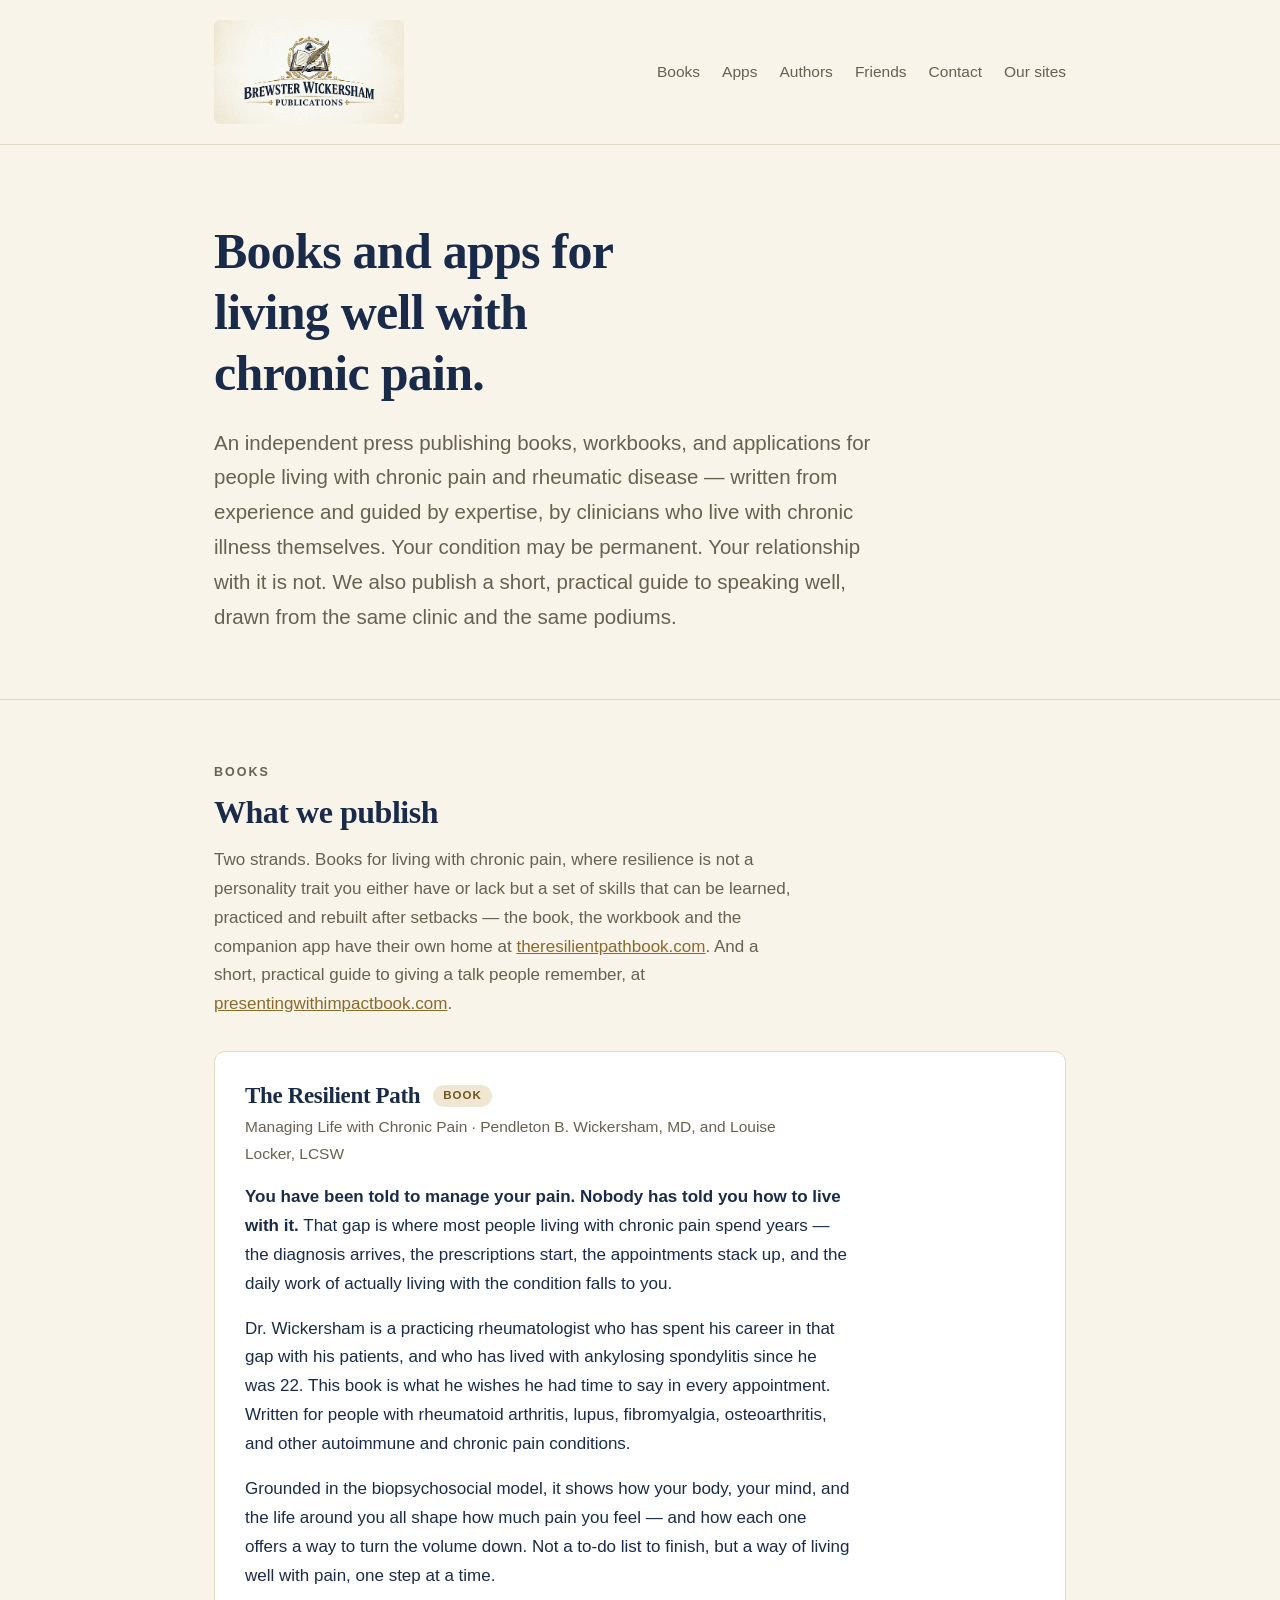
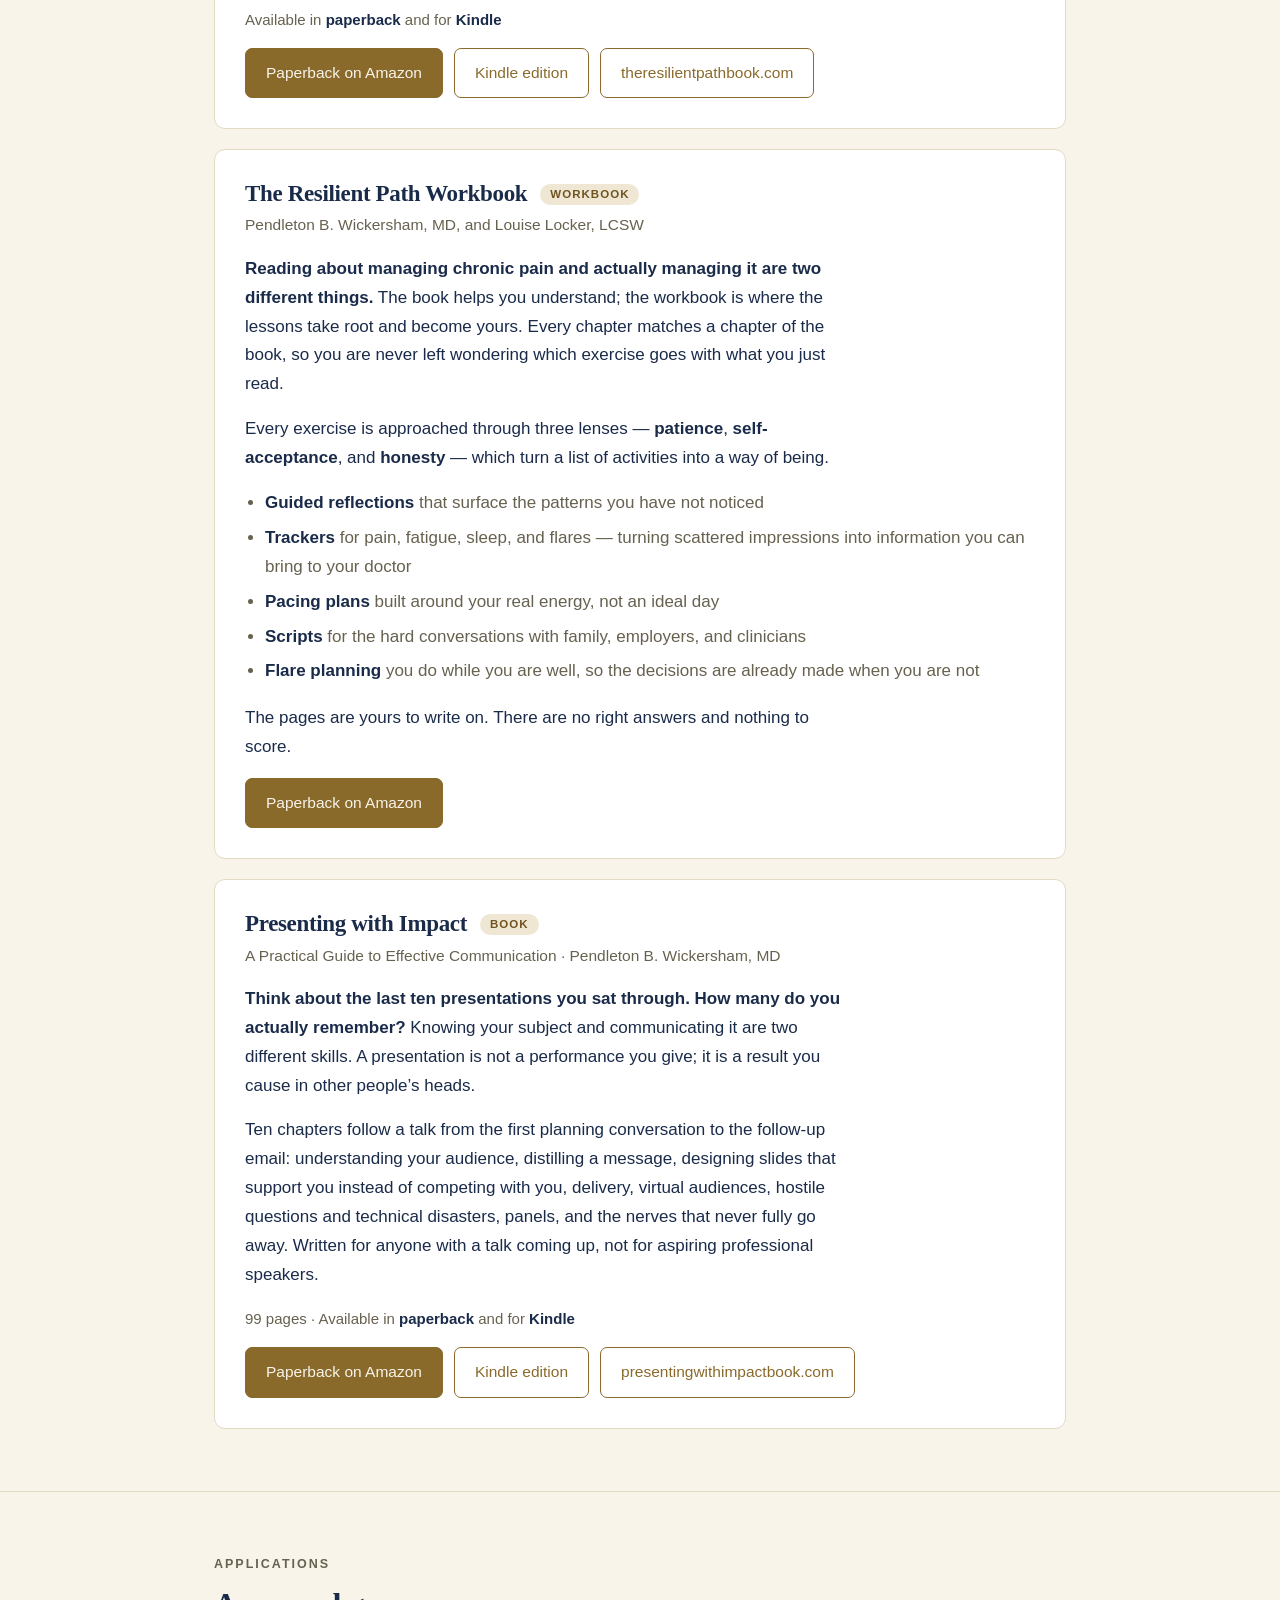
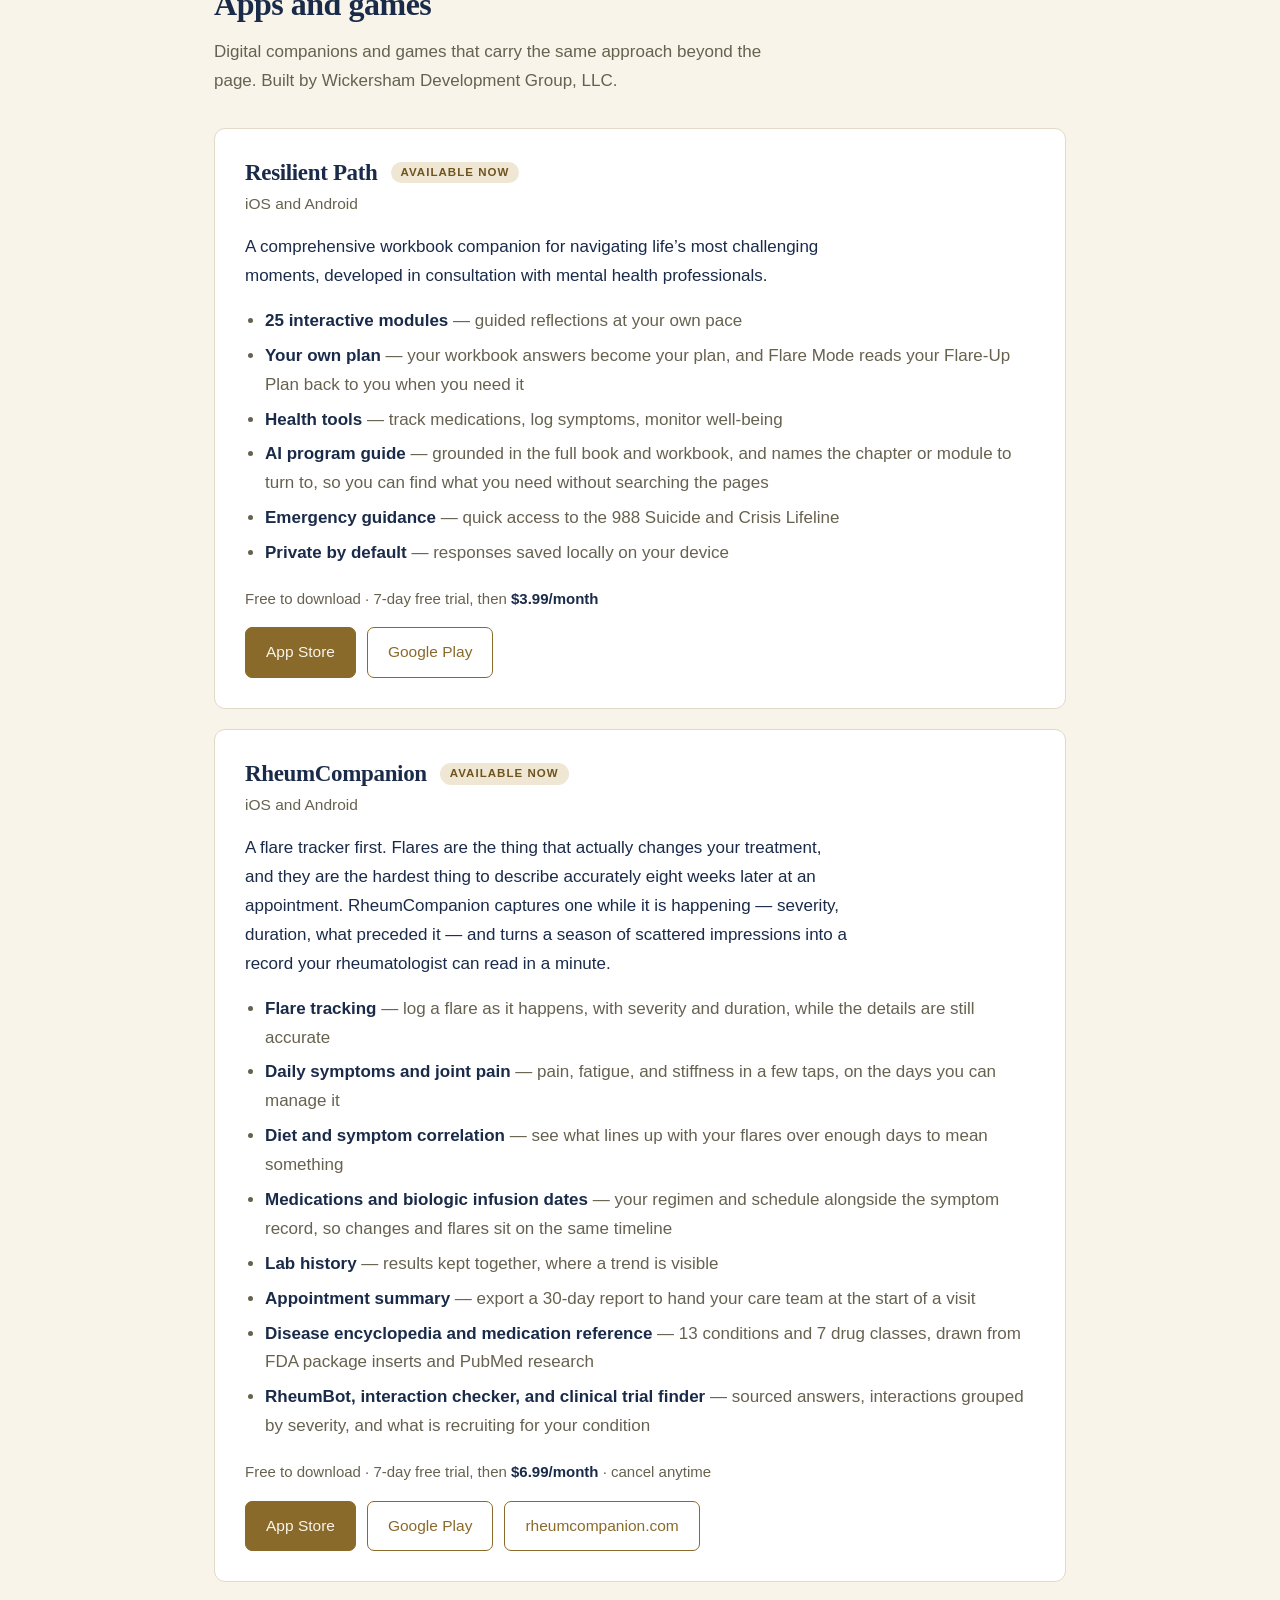
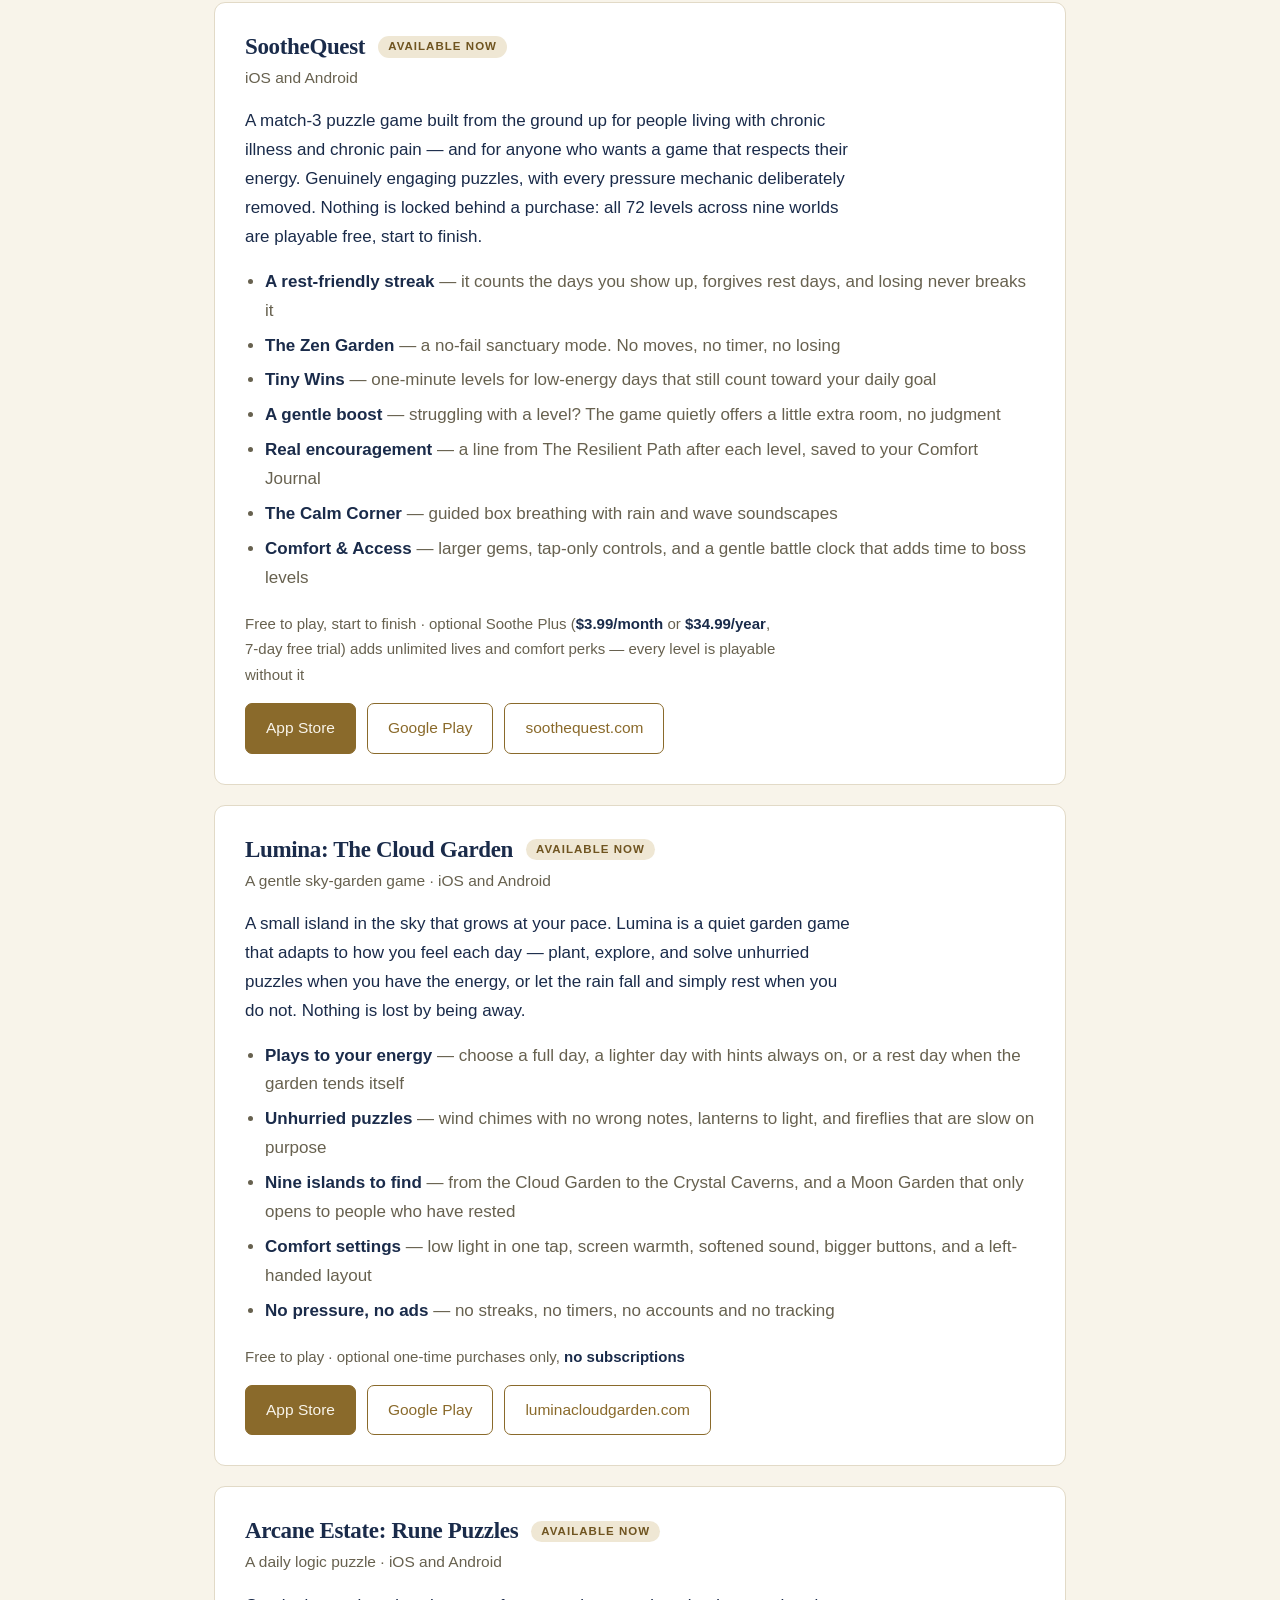
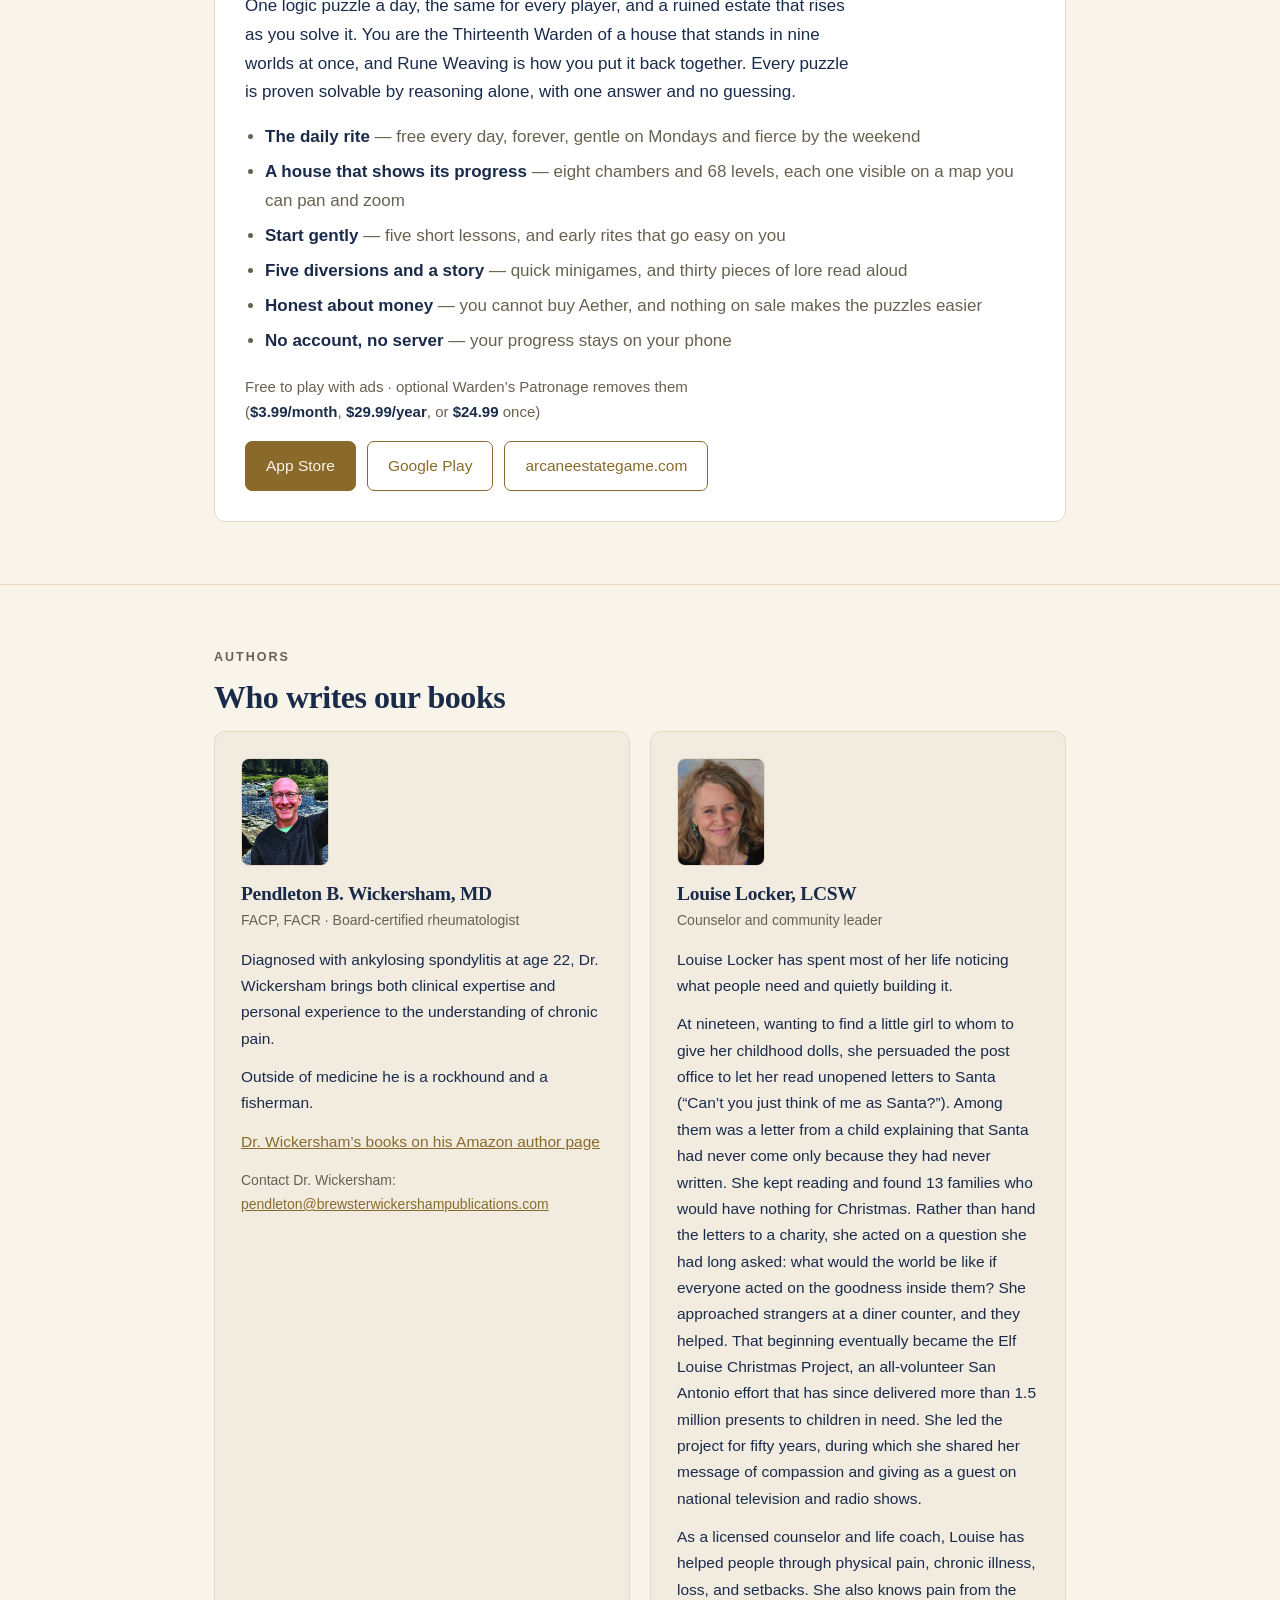
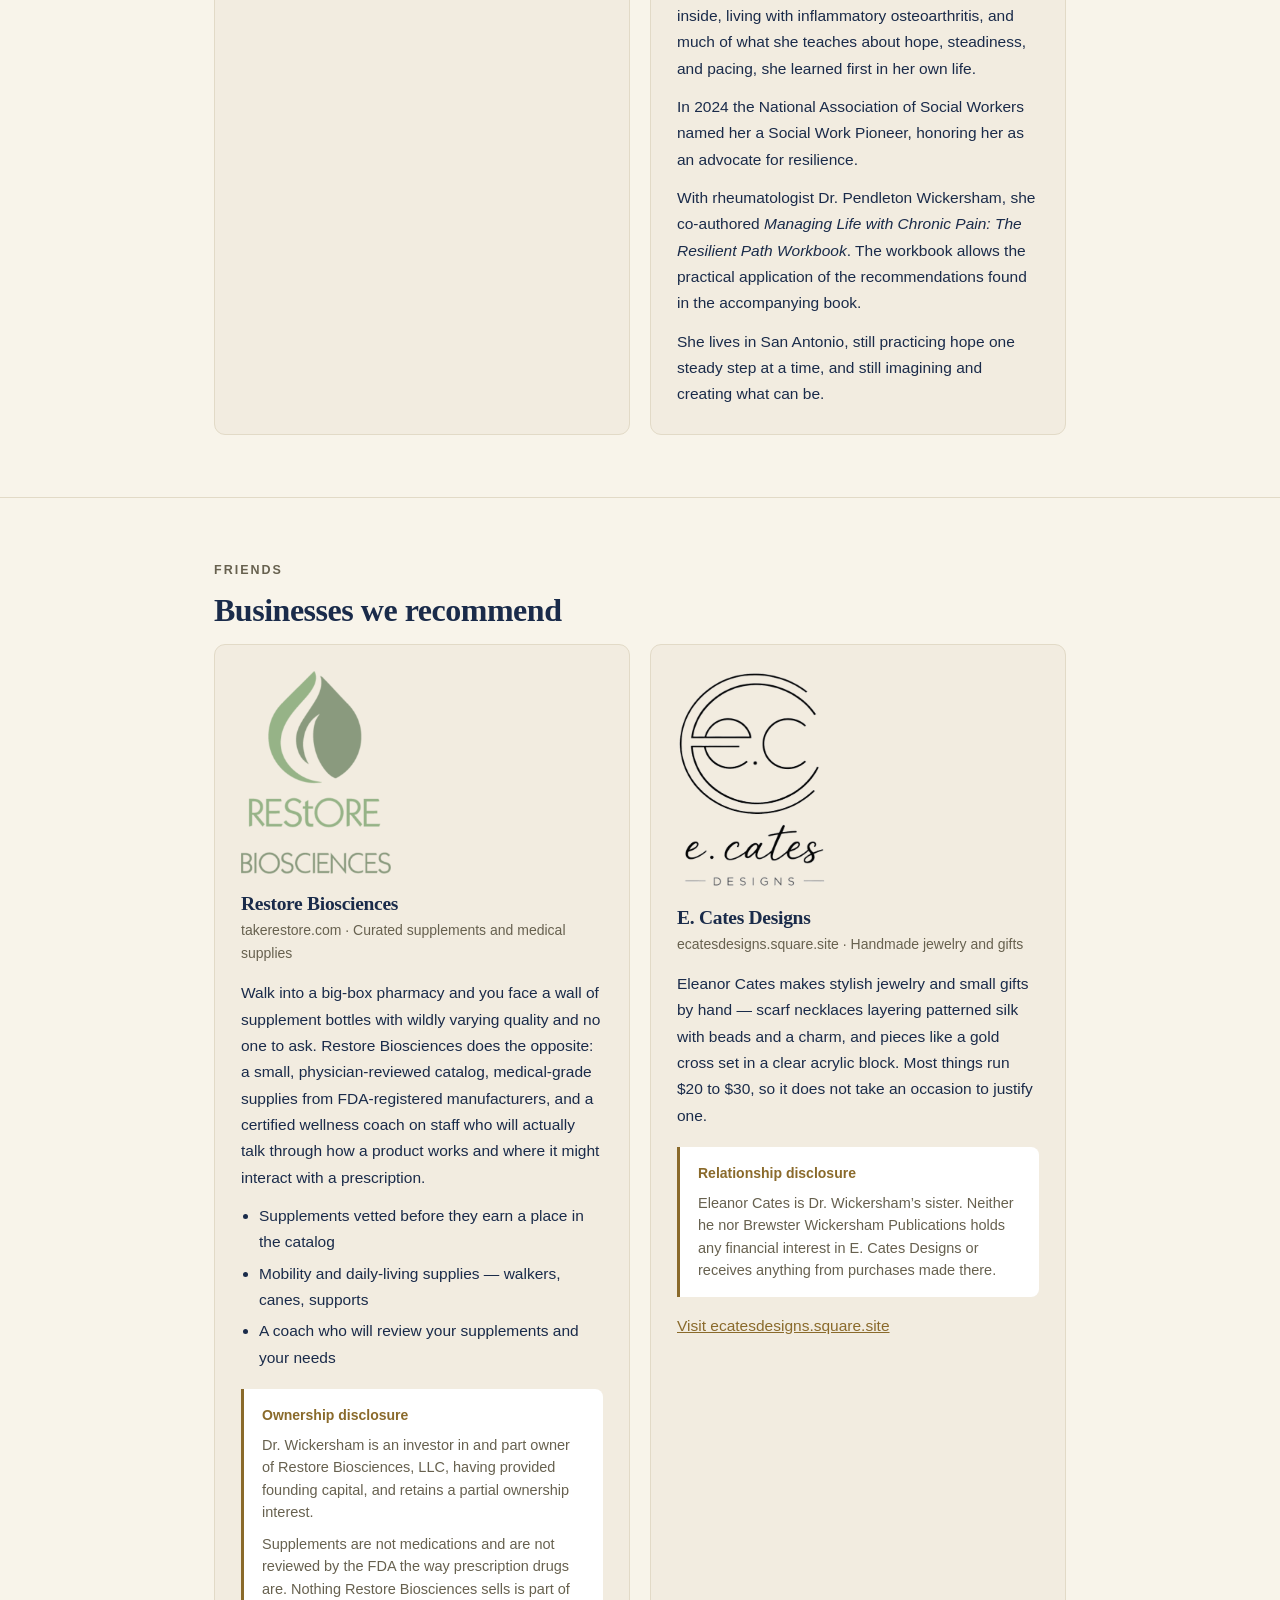
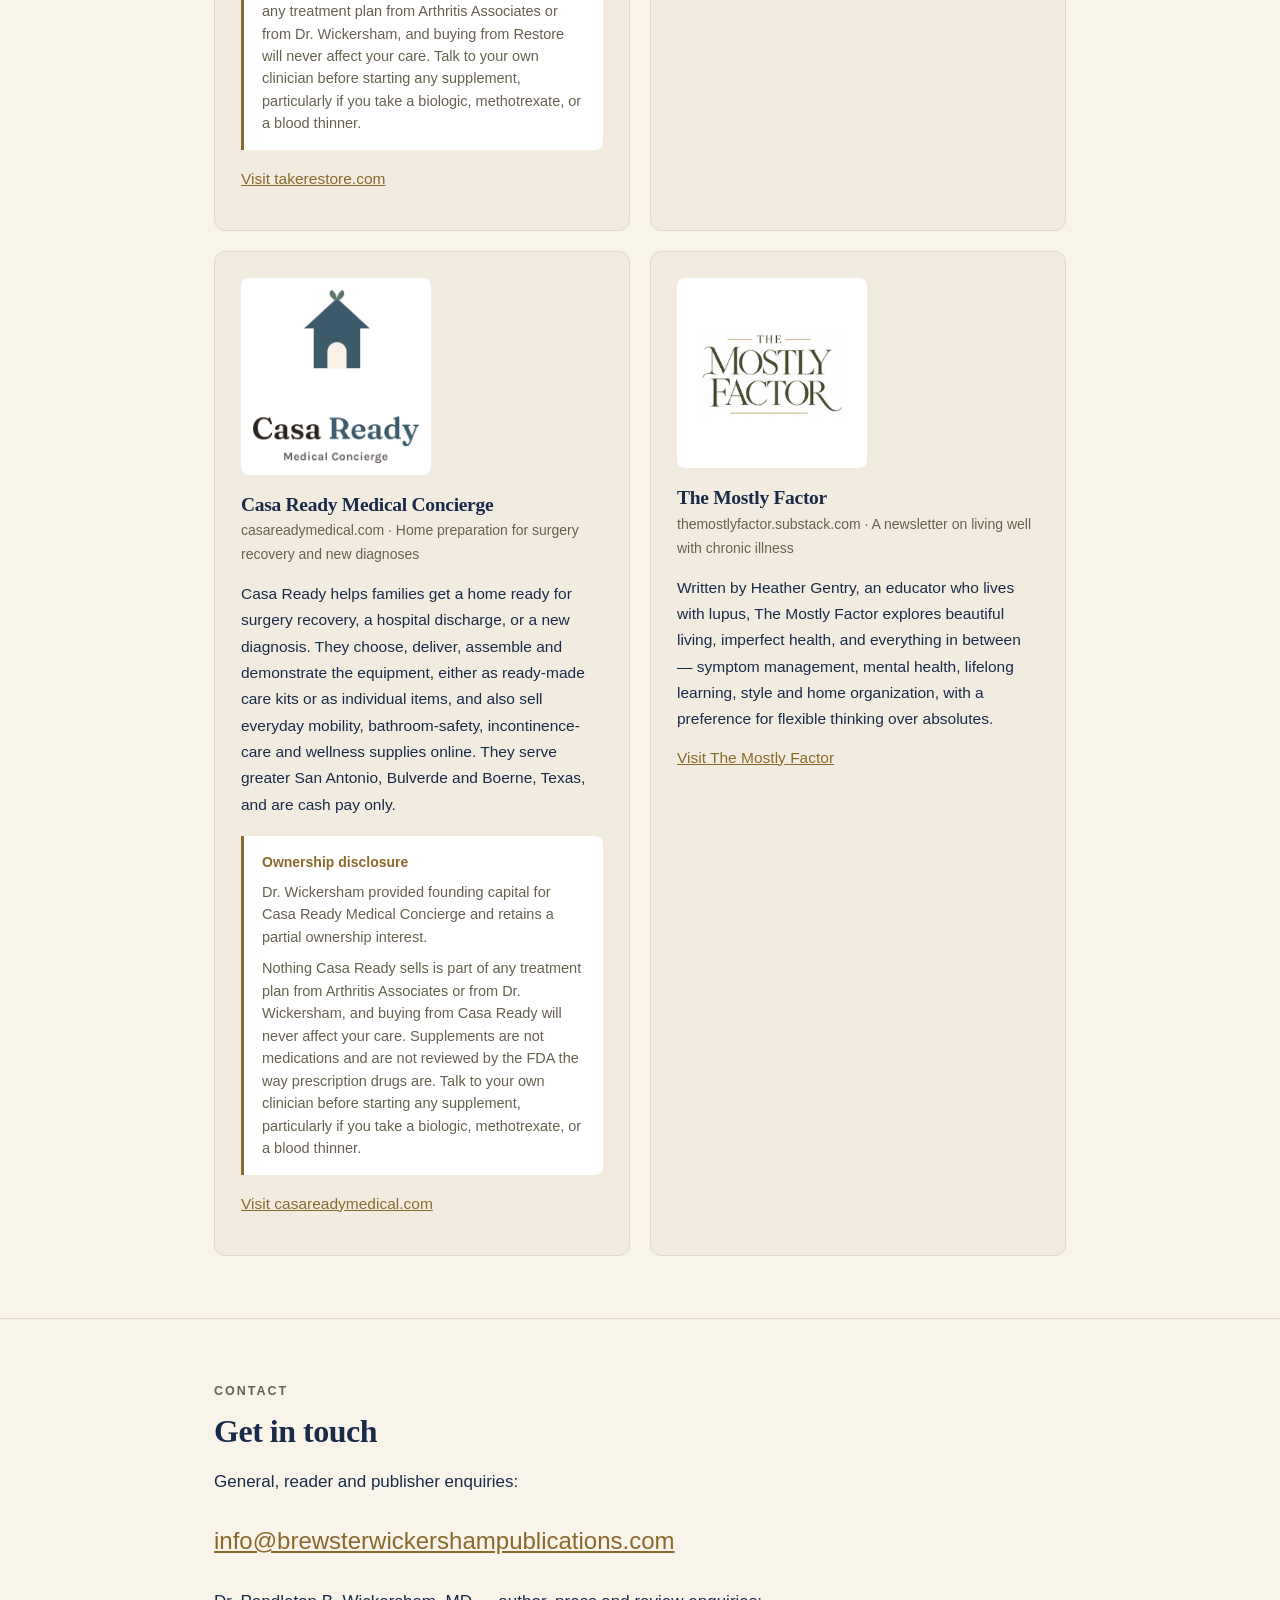
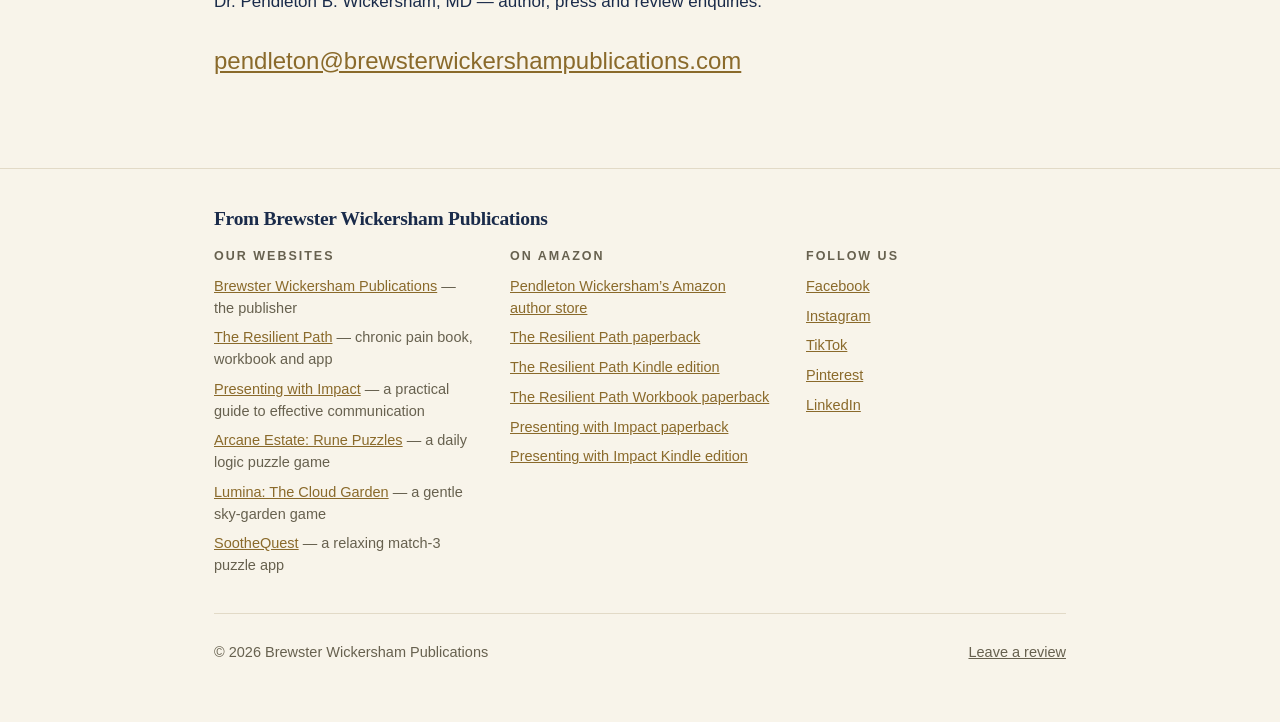
<file: index.html>
<!doctype html>
<html lang="en">
<head>
<meta charset="utf-8">
<meta name="viewport" content="width=device-width,initial-scale=1">
<title>Brewster Wickersham Publications: Chronic Pain Books &amp; Apps</title>
<meta name="description" content="Independent press behind The Resilient Path, a chronic pain book and workbook by a rheumatologist, plus the SootheQuest, Lumina and Arcane Estate apps.">
<link rel="canonical" href="https://brewsterwickershampublications.com/">
<meta name="theme-color" content="#f8f4ea">
<meta property="og:type" content="website">
<meta property="og:site_name" content="Brewster Wickersham Publications">
<meta property="og:locale" content="en_US">
<meta property="og:url" content="https://brewsterwickershampublications.com/">
<meta property="og:title" content="Brewster Wickersham Publications: Chronic Pain Books &amp; Apps">
<meta property="og:description" content="Independent press behind The Resilient Path, a chronic pain book and workbook by a rheumatologist, plus the SootheQuest, Lumina and Arcane Estate apps.">
<meta property="og:image" content="https://brewsterwickershampublications.com/og-image.jpg">
<meta property="og:image:type" content="image/jpeg">
<meta property="og:image:width" content="1200">
<meta property="og:image:height" content="630">
<meta property="og:image:alt" content="The Brewster Wickersham Publications crest: an open book and quill above the press's name">
<meta name="twitter:card" content="summary_large_image">
<meta name="twitter:title" content="Brewster Wickersham Publications: Chronic Pain Books &amp; Apps">
<meta name="twitter:description" content="Independent press behind The Resilient Path, a chronic pain book and workbook by a rheumatologist, plus the SootheQuest, Lumina and Arcane Estate apps.">
<meta name="twitter:image" content="https://brewsterwickershampublications.com/og-image.jpg">
<meta name="twitter:image:alt" content="The Brewster Wickersham Publications crest: an open book and quill above the press's name">
<link rel="icon" href="/favicon.ico" sizes="48x48">
<link rel="icon" type="image/png" sizes="192x192" href="/favicon.png">
<link rel="apple-touch-icon" href="/apple-touch-icon.png">

<!-- Structured data: identifies the press, its site, its books and its apps for search engines.
     The @id values for the people, books and Resilient Path app match the ones on
     theresilientpathbook.com so the two sites describe the same entities. The other apps use
     "<their site>/#app". Keep ISBNs, ASINs and store URLs in step with the listings, and
     never add ratings, reviews or prices that are not on the page. -->
<script type="application/ld+json">
{
  "@context": "https://schema.org",
  "@graph": [
    {
      "@type": "Organization",
      "@id": "https://brewsterwickershampublications.com/#organization",
      "name": "Brewster Wickersham Publications",
      "sameAs": [
        "https://www.facebook.com/WeareBrewsterWickershamPublications/",
        "https://www.instagram.com/brewsterwickershampublication/",
        "https://www.tiktok.com/@brewster.wickersh",
        "https://www.pinterest.com/brewsterwickershampublications/",
        "https://www.linkedin.com/company/brewster-wickersham-publications/"
      ],
      "url": "https://brewsterwickershampublications.com/",
      "logo": {
        "@type": "ImageObject",
        "url": "https://brewsterwickershampublications.com/logo.jpg",
        "width": 512,
        "height": 279
      },
      "image": "https://brewsterwickershampublications.com/og-image.jpg",
      "description": "An independent press publishing books, workbooks, and apps for people living with chronic pain and rheumatic disease.",
      "email": "info@brewsterwickershampublications.com"
    },
    {
      "@type": "WebSite",
      "@id": "https://brewsterwickershampublications.com/#website",
      "url": "https://brewsterwickershampublications.com/",
      "name": "Brewster Wickersham Publications",
      "inLanguage": "en-US",
      "publisher": { "@id": "https://brewsterwickershampublications.com/#organization" }
    },
    {
      "@type": "Person",
      "@id": "https://theresilientpathbook.com/#pendleton-wickersham",
      "name": "Pendleton B. Wickersham",
      "honorificSuffix": "MD, FACP, FACR",
      "jobTitle": "Board-certified rheumatologist",
      "email": "pendleton@brewsterwickershampublications.com",
      "url": "https://theresilientpathbook.com/#authors",
      "sameAs": [
        "https://www.amazon.com/stores/author/B004TYIEZQ",
        "https://www.amazon.com/Pendleton-Wickersham/e/B004TYIEZQ",
        "https://www.doximity.com/pub/pendleton-wickersham-md"
      ]
    },
    {
      "@type": "Person",
      "@id": "https://theresilientpathbook.com/#louise-locker",
      "name": "Louise Locker",
      "honorificSuffix": "LCSW",
      "jobTitle": "Licensed clinical social worker",
      "description": "Licensed counselor and life coach who led the Elf Louise Christmas Project in San Antonio for fifty years, named a Social Work Pioneer by the National Association of Social Workers in 2024, and lives with inflammatory osteoarthritis.",
      "image": "https://theresilientpathbook.com/images/author-locker.jpg",
      "url": "https://theresilientpathbook.com/#authors"
    },
    {
      "@type": "Book",
      "@id": "https://presentingwithimpactbook.com/#book",
      "name": "Presenting with Impact: A Practical Guide to Effective Communication",
      "alternateName": "Presenting with Impact",
      "description": "A short, practical guide to public speaking: understanding your audience, crafting a message, slide design, delivery, virtual presentations, Q&A, panels, personal style, speaking anxiety and follow-up.",
      "url": "https://presentingwithimpactbook.com/",
      "image": "https://presentingwithimpactbook.com/images/cover.jpg",
      "author": { "@id": "https://theresilientpathbook.com/#pendleton-wickersham" },
      "publisher": { "@id": "https://brewsterwickershampublications.com/#organization" },
      "inLanguage": "en",
      "datePublished": "2026-11-01",
      "workExample": [
        {
          "@type": "Book",
          "@id": "https://presentingwithimpactbook.com/#paperback",
          "bookFormat": "https://schema.org/Paperback",
          "isbn": "9798167073890",
          "numberOfPages": 99,
          "identifier": { "@type": "PropertyValue", "propertyID": "ASIN", "value": "B0HQ2JQ6SQ" },
          "url": "https://www.amazon.com/dp/B0HQ2JQ6SQ"
        },
        {
          "@type": "Book",
          "@id": "https://presentingwithimpactbook.com/#kindle",
          "bookFormat": "https://schema.org/EBook",
          "numberOfPages": 107,
          "identifier": { "@type": "PropertyValue", "propertyID": "ASIN", "value": "B0HQ1P6CZH" },
          "url": "https://www.amazon.com/dp/B0HQ1P6CZH"
        }
      ]
    },
    {
      "@type": "Book",
      "@id": "https://theresilientpathbook.com/#book",
      "name": "Managing Life with Chronic Pain: The Resilient Path",
      "alternateName": "The Resilient Path",
      "description": "A practical guide to living with chronic pain, grounded in the biopsychosocial model, for people with rheumatoid arthritis, lupus, fibromyalgia, osteoarthritis, and other autoimmune and chronic pain conditions.",
      "url": "https://theresilientpathbook.com/",
      "image": "https://theresilientpathbook.com/images/book-cover.jpg",
      "author": { "@id": "https://theresilientpathbook.com/#pendleton-wickersham" },
      "publisher": { "@id": "https://brewsterwickershampublications.com/#organization" },
      "inLanguage": "en",
      "workExample": [
        {
          "@type": "Book",
          "@id": "https://theresilientpathbook.com/#book-paperback",
          "bookFormat": "https://schema.org/Paperback",
          "isbn": "9798172274268",
          "identifier": { "@type": "PropertyValue", "propertyID": "ASIN", "value": "B0HJ1NMXLL" },
          "url": "https://www.amazon.com/dp/B0HJ1NMXLL"
        },
        {
          "@type": "Book",
          "@id": "https://theresilientpathbook.com/#book-kindle",
          "bookFormat": "https://schema.org/EBook",
          "identifier": { "@type": "PropertyValue", "propertyID": "ASIN", "value": "B0HHKKSR3D" },
          "url": "https://www.amazon.com/dp/B0HHKKSR3D"
        }
      ]
    },
    {
      "@type": "Book",
      "@id": "https://theresilientpathbook.com/#workbook",
      "name": "The Resilient Path: Your Personal Workbook",
      "description": "The companion workbook to The Resilient Path, matched chapter by chapter to the book, with guided reflections, trackers, pacing plans, and flare planning.",
      "url": "https://theresilientpathbook.com/#workbook",
      "image": "https://theresilientpathbook.com/images/workbook-cover.jpg",
      "author": [
        { "@id": "https://theresilientpathbook.com/#pendleton-wickersham" },
        { "@id": "https://theresilientpathbook.com/#louise-locker" }
      ],
      "publisher": { "@id": "https://brewsterwickershampublications.com/#organization" },
      "inLanguage": "en",
      "workExample": {
        "@type": "Book",
        "@id": "https://theresilientpathbook.com/#workbook-paperback",
        "bookFormat": "https://schema.org/Paperback",
        "isbn": "9798171021085",
        "identifier": { "@type": "PropertyValue", "propertyID": "ASIN", "value": "B0HHLCSVBJ" },
        "url": "https://www.amazon.com/dp/B0HHLCSVBJ"
      }
    },
    {
      "@type": "MobileApplication",
      "@id": "https://theresilientpathbook.com/#app",
      "name": "Resilient Path",
      "description": "The companion app to The Resilient Path: 25 interactive modules, a personal flare-up plan, health tracking, and a program guide grounded in the book and workbook.",
      "url": "https://theresilientpathbook.com/",
      "operatingSystem": "iOS, Android",
      "applicationCategory": "HealthApplication",
      "publisher": { "@id": "https://brewsterwickershampublications.com/#organization" },
      "installUrl": [
        "https://apps.apple.com/us/app/resilient-path/id6762085688",
        "https://play.google.com/store/apps/details?id=resilient.path.app"
      ],
      "sameAs": [
        "https://apps.apple.com/us/app/resilient-path/id6762085688",
        "https://play.google.com/store/apps/details?id=resilient.path.app"
      ],
      "offers": { "@type": "Offer", "price": "0", "priceCurrency": "USD" }
    },
    {
      "@type": "MobileApplication",
      "@id": "https://www.rheumcompanion.com/#app",
      "name": "RheumCompanion",
      "description": "A flare tracker for rheumatic disease, with daily symptoms, medications and infusion dates, lab history, and a 30-day appointment summary.",
      "url": "https://www.rheumcompanion.com/",
      "operatingSystem": "iOS, Android",
      "applicationCategory": "HealthApplication",
      "publisher": { "@id": "https://brewsterwickershampublications.com/#organization" },
      "installUrl": [
        "https://apps.apple.com/us/app/rheumcompanion-flare-tracker/id6784212388",
        "https://play.google.com/store/apps/details?id=com.rheumcompanion.app"
      ],
      "sameAs": [
        "https://apps.apple.com/us/app/rheumcompanion-flare-tracker/id6784212388",
        "https://play.google.com/store/apps/details?id=com.rheumcompanion.app"
      ],
      "offers": { "@type": "Offer", "price": "0", "priceCurrency": "USD" }
    },
    {
      "@type": ["VideoGame", "MobileApplication"],
      "@id": "https://www.soothequest.com/#app",
      "name": "SootheQuest",
      "description": "A match-3 puzzle game built for people living with chronic illness and chronic pain, with every pressure mechanic removed and all 72 levels free to play.",
      "url": "https://www.soothequest.com/",
      "genre": "Puzzle",
      "gamePlatform": ["iOS", "Android"],
      "operatingSystem": "iOS, Android",
      "applicationCategory": "GameApplication",
      "publisher": { "@id": "https://brewsterwickershampublications.com/#organization" },
      "installUrl": [
        "https://apps.apple.com/us/app/soothequest/id6791187064",
        "https://play.google.com/store/apps/details?id=com.brewsterwickershampublications.soothequest"
      ],
      "sameAs": [
        "https://apps.apple.com/us/app/soothequest/id6791187064",
        "https://play.google.com/store/apps/details?id=com.brewsterwickershampublications.soothequest"
      ],
      "offers": { "@type": "Offer", "price": "0", "priceCurrency": "USD" }
    },
    {
      "@type": ["VideoGame", "MobileApplication"],
      "@id": "https://www.luminacloudgarden.com/#app",
      "name": "Lumina: The Cloud Garden",
      "description": "A quiet sky-garden game that adapts to how you feel each day, with unhurried puzzles, comfort settings, and no ads, streaks or timers.",
      "url": "https://www.luminacloudgarden.com/",
      "genre": "Puzzle",
      "gamePlatform": ["iOS", "Android"],
      "operatingSystem": ["iOS", "Android"],
      "applicationCategory": "GameApplication",
      "publisher": { "@id": "https://brewsterwickershampublications.com/#organization" },
      "installUrl": "https://apps.apple.com/us/app/lumina-the-cloud-garden/id6814373682",
      "sameAs": [
        "https://apps.apple.com/us/app/lumina-the-cloud-garden/id6814373682",
        "https://play.google.com/store/apps/details?id=com.wickersham.lumina"
      ],
      "offers": { "@type": "Offer", "price": "0", "priceCurrency": "USD" }
    },
    {
      "@type": ["VideoGame", "MobileApplication"],
      "@id": "https://www.arcaneestategame.com/#app",
      "name": "Arcane Estate: Rune Puzzles",
      "description": "One logic puzzle a day, the same for every player, and a ruined estate that rises as you solve it. Every puzzle is solvable by reasoning alone.",
      "url": "https://www.arcaneestategame.com/",
      "genre": "Puzzle",
      "gamePlatform": ["iOS", "Android"],
      "operatingSystem": "iOS, Android",
      "applicationCategory": "GameApplication",
      "publisher": { "@id": "https://brewsterwickershampublications.com/#organization" },
      "installUrl": [
        "https://apps.apple.com/us/app/arcane-estate-rune-puzzles/id6817651417",
        "https://play.google.com/store/apps/details?id=com.arcaneestate.game"
      ],
      "sameAs": [
        "https://apps.apple.com/us/app/arcane-estate-rune-puzzles/id6817651417",
        "https://play.google.com/store/apps/details?id=com.arcaneestate.game"
      ],
      "offers": { "@type": "Offer", "price": "0", "priceCurrency": "USD" }
    }
  ]
}
</script>
<style>
/* ============================================================
   COLORS — drawn from the logo: navy, gold, cream.
   Change these to re-skin the entire site, both themes.
   ============================================================ */
:root{
  --bg:      #f8f4ea;   /* cream, matching the logo background */
  --surface: #ffffff;
  --raised:  #f2ece0;
  --ink:     #1a2b4a;   /* navy, from the logo lettering */
  --muted:   #67614f;
  --line:    #e2dac7;
  --accent:  #8a6a2b;   /* deep gold, readable on cream */
  --badge-bg:#efe7d4;
  --badge-ink:#6f5420;
}
@media (prefers-color-scheme:dark){
  :root{
    --bg:      #12161f;
    --surface: #1a1f2b;
    --raised:  #212736;
    --ink:     #e8e4d9;
    --muted:   #9a9484;
    --line:    #2b3240;
    --accent:  #d4af6a;
    --badge-bg:#241f14;
    --badge-ink:#d4af6a;
  }
}
*{box-sizing:border-box}
html{scroll-behavior:smooth}
body{
  margin:0; background:var(--bg); color:var(--ink);
  font:17px/1.7 -apple-system,BlinkMacSystemFont,"Segoe UI",Roboto,Helvetica,Arial,sans-serif;
  -webkit-font-smoothing:antialiased;
}
h1,h2,h3,.serif{
  font-family:"Iowan Old Style","Palatino Linotype",Palatino,Georgia,"Times New Roman",serif;
  font-weight:600; letter-spacing:-.015em; line-height:1.22;
}
a{color:var(--accent)}
a:hover{text-decoration:none}
:focus-visible{outline:2px solid var(--accent); outline-offset:3px; border-radius:3px}
img{max-width:100%; height:auto; display:block}
.wrap{max-width:900px; margin:0 auto; padding:0 24px}
.skip{position:absolute; left:-9999px; top:0; background:var(--accent); color:var(--bg);
      padding:10px 16px; z-index:100}
.skip:focus{left:0}

/* ---------- header ---------- */
header{border-bottom:1px solid var(--line)}
header .wrap{display:flex; align-items:center; gap:24px; flex-wrap:wrap;
             padding-top:20px; padding-bottom:20px}
.brand{display:block; line-height:0; border-radius:6px; overflow:hidden}
.brand img{width:190px; height:auto}
nav{margin-left:auto; display:flex; gap:22px; font-size:15.5px; flex-wrap:wrap}
nav a{color:var(--muted); text-decoration:none}
nav a:hover{color:var(--accent)}

/* ---------- hero ---------- */
.hero{padding:76px 0 64px; border-bottom:1px solid var(--line)}
.hero h1{font-size:clamp(32px,5.5vw,50px); margin:0 0 22px; max-width:19ch}
.hero .lede{font-size:clamp(18px,2.2vw,20.5px); color:var(--muted); margin:0; max-width:58ch}

/* ---------- sections ---------- */
section{padding:62px 0; border-bottom:1px solid var(--line)}
.eyebrow{font-size:12.5px; text-transform:uppercase; letter-spacing:.16em;
         color:var(--muted); margin:0 0 10px; font-weight:600}
section > .wrap > h2{font-size:clamp(25px,3.4vw,32px); margin:0 0 14px}
.section-intro{color:var(--muted); margin:0 0 32px; max-width:62ch}

/* ---------- product cards ---------- */
.product{
  background:var(--surface); border:1px solid var(--line); border-radius:11px;
  padding:30px; margin-bottom:20px;
}
.product:last-child{margin-bottom:0}
.product-head{display:flex; align-items:center; gap:13px; flex-wrap:wrap; margin-bottom:4px}
.product h3{font-size:23px; margin:0}
.product .sub{color:var(--muted); font-size:15.5px; margin:3px 0 16px}
.product p{margin:0 0 16px; max-width:64ch}
.product > p:last-child{margin-bottom:0}
.badge{
  display:inline-block; background:var(--badge-bg); color:var(--badge-ink);
  font-size:11.5px; font-weight:700; letter-spacing:.09em; text-transform:uppercase;
  padding:5px 10px; border-radius:99px; white-space:nowrap; line-height:1;
}
.badge.soon{background:transparent; color:var(--muted); border:1px solid var(--line)}
ul.feat{margin:0 0 18px; padding-left:20px; color:var(--muted)}
ul.feat li{margin:6px 0}
ul.feat b{color:var(--ink); font-weight:600}
.price{font-size:15px; color:var(--muted); margin:0 0 18px}
.price strong{color:var(--ink); font-weight:600}

/* ---------- buttons ---------- */
.actions{display:flex; gap:11px; flex-wrap:wrap; margin-top:2px}
.btn{
  display:inline-block; padding:11px 20px; border-radius:7px; text-decoration:none;
  font-size:15.5px; border:1px solid var(--accent); color:var(--accent);
  transition:background .15s, color .15s;
}
.btn:hover{background:var(--accent); color:var(--bg)}
.btn.solid{background:var(--accent); color:var(--bg)}
.btn.solid:hover{opacity:.87}
.btn.disabled{border-color:var(--line); color:var(--muted); pointer-events:none; opacity:.75}

/* ---------- authors ---------- */
.authors{display:grid; gap:20px; grid-template-columns:repeat(auto-fit,minmax(280px,1fr))}
.author{background:var(--raised); border:1px solid var(--line); border-radius:11px; padding:26px}
.author h3{font-size:19.5px; margin:0 0 3px}
.author-photo{display:block; width:88px; height:108px; object-fit:cover; border-radius:8px; border:1px solid var(--line); margin:0 0 16px}
.author .creds{font-size:14px; color:var(--muted); margin:0 0 14px}
.author p{font-size:15.5px; margin:0 0 12px}
.author p:last-child{margin-bottom:0}

.contact-email{font-size:clamp(19px,2.6vw,24px); word-break:break-word}

/* ---- Friends: outside businesses we point people to, with ownership stated ---- */
.friends{display:grid; gap:20px; grid-template-columns:repeat(auto-fit,minmax(300px,1fr))}
.friend{background:var(--raised); border:1px solid var(--line); border-radius:11px; padding:26px}
.friend-logo{display:block; max-width:150px; width:100%; height:auto; margin:0 0 18px}
.friend-logo.on-light{background:#fff; padding:12px; border-radius:8px; max-width:190px; box-sizing:border-box}
.friend h3{font-size:19.5px; margin:0 0 3px}
.friend .creds{font-size:14px; color:var(--muted); margin:0 0 14px}
.friend p{font-size:15.5px; margin:0 0 12px}
.friend ul{margin:0 0 16px 18px; padding:0; font-size:15.5px}
.friend li{margin:0 0 5px}
.disclosure{border-left:3px solid var(--accent); background:var(--surface);
  padding:15px 18px; border-radius:0 8px 8px 0; margin:18px 0 16px}
.disclosure b{display:block; font-size:14px; color:var(--accent); margin-bottom:6px}
.disclosure p{font-size:14.5px; color:var(--muted); margin:0 0 9px; line-height:1.55}
.disclosure p:last-child{margin-bottom:0}

footer{padding:38px 0 58px; font-size:14.5px; color:var(--muted)}
footer .wrap{display:flex; justify-content:space-between; gap:16px; flex-wrap:wrap}
footer a{color:var(--muted)}

/* ---- Network: the same list of our sites and Amazon listings on every site ---- */
.network{display:block; width:100%; margin:0 0 10px; padding-bottom:28px; border-bottom:1px solid var(--line); font-size:inherit}
.network h2{font-size:19.5px; color:var(--ink); margin:0 0 18px}
.network-cols{display:grid; gap:10px 36px; grid-template-columns:repeat(auto-fit,minmax(260px,1fr))}
.network h3{font:600 12.5px/1.4 -apple-system,BlinkMacSystemFont,"Segoe UI",Roboto,Helvetica,Arial,sans-serif;
            text-transform:uppercase; letter-spacing:.16em; color:var(--muted); margin:0 0 10px}
.network ul{list-style:none; margin:0; padding:0}
.network li{margin:0 0 8px; line-height:1.5}
.network a{color:var(--accent); text-decoration:underline}

@media (max-width:620px){
  .hero{padding:54px 0 46px}
  section{padding:46px 0}
  .product{padding:24px}
  .brand img{width:160px}
  nav{width:100%; margin-left:0; gap:16px}
}
</style>
</head>
<body>
<a class="skip" href="#main">Skip to content</a>

<header>
  <div class="wrap">
    <a class="brand" href="/">
      <img src="logo.jpg" alt="Brewster Wickersham Publications" width="512" height="279" fetchpriority="high">
    </a>
    <nav>
      <a href="#books">Books</a>
      <a href="#apps">Apps</a>
      <a href="#authors">Authors</a>
      <a href="#friends">Friends</a>
      <a href="#contact">Contact</a>
      <a href="#network">Our sites</a>
    </nav>
  </div>
</header>

<main id="main">

<div class="hero">
  <div class="wrap">
    <h1>Books and apps for living well with chronic pain.</h1>
    <p class="lede">An independent press publishing books, workbooks, and
      applications for people living with chronic pain and rheumatic disease
      &mdash; written from experience and guided by expertise, by clinicians who
      live with chronic illness themselves. Your condition may be permanent. Your
      relationship with it is not. We also publish a short, practical guide to
      speaking well, drawn from the same clinic and the same podiums.</p>
  </div>
</div>

<!-- ============================================================
     BOOKS
     ============================================================ -->
<section id="books">
  <div class="wrap">
    <p class="eyebrow">Books</p>
    <h2>What we publish</h2>
    <p class="section-intro">Two strands. Books for living with chronic pain, where
      resilience is not a personality trait you either have or lack but a set of
      skills that can be learned, practiced and rebuilt after setbacks &mdash; the
      book, the workbook and the companion app have their own home at
      <a href="https://theresilientpathbook.com/" target="_blank" rel="noopener">theresilientpathbook.com</a>.
      And a short, practical guide to giving a talk people remember, at
      <a href="https://presentingwithimpactbook.com/" target="_blank" rel="noopener">presentingwithimpactbook.com</a>.</p>

    <article class="product">
      <div class="product-head">
        <h3>The Resilient Path</h3>
        <span class="badge">Book</span>
      </div>
      <p class="sub">Managing Life with Chronic Pain &middot; Pendleton B. Wickersham, MD, and Louise Locker, LCSW</p>
      <p><b>You have been told to manage your pain. Nobody has told you how to live with it.</b>
        That gap is where most people living with chronic pain spend years &mdash;
        the diagnosis arrives, the prescriptions start, the appointments stack
        up, and the daily work of actually living with the condition falls to
        you.</p>
      <p>Dr. Wickersham is a practicing rheumatologist who has spent his career
        in that gap with his patients, and who has lived with ankylosing
        spondylitis since he was 22. This book is what he wishes he had time to
        say in every appointment. Written for people with rheumatoid arthritis,
        lupus, fibromyalgia, osteoarthritis, and other autoimmune and chronic
        pain conditions.</p>
      <p>Grounded in the biopsychosocial model, it shows how your body, your
        mind, and the life around you all shape how much pain you feel &mdash;
        and how each one offers a way to turn the volume down. Not a to-do list
        to finish, but a way of living well with pain, one step at a time.</p>
      <p class="price">Available in <strong>paperback</strong> and for <strong>Kindle</strong></p>
      <div class="actions">
        <a class="btn solid js-amazon" data-book="book" href="https://www.amazon.com/dp/B0HJ1NMXLL" target="_blank" rel="noopener">Paperback on Amazon</a>
        <a class="btn js-amazon" data-book="kindle" href="https://www.amazon.com/dp/B0HHKKSR3D" target="_blank" rel="noopener">Kindle edition</a>
        <a class="btn" href="https://theresilientpathbook.com/" target="_blank" rel="noopener">theresilientpathbook.com</a>
      </div>
    </article>

    <article class="product">
      <div class="product-head">
        <h3>The Resilient Path Workbook</h3>
        <span class="badge">Workbook</span>
      </div>
      <p class="sub">Pendleton B. Wickersham, MD, and Louise Locker, LCSW</p>
      <p><b>Reading about managing chronic pain and actually managing it are
        two different things.</b> The book helps you understand; the workbook is
        where the lessons take root and become yours. Every chapter matches a
        chapter of the book, so you are never left wondering which exercise goes
        with what you just read.</p>
      <p>Every exercise is approached through three lenses &mdash;
        <b>patience</b>, <b>self-acceptance</b>, and <b>honesty</b> &mdash; which
        turn a list of activities into a way of being.</p>
      <ul class="feat">
        <li><b>Guided reflections</b> that surface the patterns you have not noticed</li>
        <li><b>Trackers</b> for pain, fatigue, sleep, and flares &mdash; turning scattered impressions into information you can bring to your doctor</li>
        <li><b>Pacing plans</b> built around your real energy, not an ideal day</li>
        <li><b>Scripts</b> for the hard conversations with family, employers, and clinicians</li>
        <li><b>Flare planning</b> you do while you are well, so the decisions are already made when you are not</li>
      </ul>
      <p>The pages are yours to write on. There are no right answers and nothing
        to score.</p>
      <div class="actions">
        <a class="btn solid js-amazon" data-book="workbook" href="https://www.amazon.com/dp/B0HHLCSVBJ" target="_blank" rel="noopener">Paperback on Amazon</a>
      </div>
    </article>

    <article class="product">
      <div class="product-head">
        <h3>Presenting with Impact</h3>
        <span class="badge">Book</span>
      </div>
      <p class="sub">A Practical Guide to Effective Communication &middot; Pendleton B. Wickersham, MD</p>
      <p><b>Think about the last ten presentations you sat through. How many do
        you actually remember?</b> Knowing your subject and communicating it are
        two different skills. A presentation is not a performance you give; it is
        a result you cause in other people&rsquo;s heads.</p>
      <p>Ten chapters follow a talk from the first planning conversation to the
        follow-up email: understanding your audience, distilling a message,
        designing slides that support you instead of competing with you, delivery,
        virtual audiences, hostile questions and technical disasters, panels, and
        the nerves that never fully go away. Written for anyone with a talk coming
        up, not for aspiring professional speakers.</p>
      <p class="price">99 pages &middot; Available in <strong>paperback</strong> and for <strong>Kindle</strong></p>
      <div class="actions">
        <a class="btn solid" href="https://www.amazon.com/dp/B0HQ2JQ6SQ" target="_blank" rel="noopener">Paperback on Amazon</a>
        <a class="btn" href="https://www.amazon.com/dp/B0HQ1P6CZH" target="_blank" rel="noopener">Kindle edition</a>
        <a class="btn" href="https://presentingwithimpactbook.com/" target="_blank" rel="noopener">presentingwithimpactbook.com</a>
      </div>
    </article>
  </div>
</section>

<!-- ============================================================
     APPS
     ============================================================ -->
<section id="apps">
  <div class="wrap">
    <p class="eyebrow">Applications</p>
    <h2>Apps and games</h2>
    <p class="section-intro">Digital companions and games that carry the same
      approach beyond the page. Built by Wickersham Development Group, LLC.</p>

    <article class="product">
      <div class="product-head">
        <h3>Resilient Path</h3>
        <span class="badge">Available now</span>
      </div>
      <p class="sub">iOS and Android</p>
      <p>A comprehensive workbook companion for navigating life&rsquo;s most
        challenging moments, developed in consultation with mental health
        professionals.</p>
      <ul class="feat">
        <li><b>25 interactive modules</b> &mdash; guided reflections at your own pace</li>
        <li><b>Your own plan</b> &mdash; your workbook answers become your plan, and Flare Mode reads your Flare-Up Plan back to you when you need it</li>
        <li><b>Health tools</b> &mdash; track medications, log symptoms, monitor well-being</li>
        <li><b>AI program guide</b> &mdash; grounded in the full book and workbook, and names the chapter or module to turn to, so you can find what you need without searching the pages</li>
        <li><b>Emergency guidance</b> &mdash; quick access to the 988 Suicide and Crisis Lifeline</li>
        <li><b>Private by default</b> &mdash; responses saved locally on your device</li>
      </ul>
      <p class="price">Free to download &middot; 7-day free trial, then <strong>$3.99/month</strong></p>
      <div class="actions">
        <a class="btn solid" href="https://apps.apple.com/us/app/resilient-path/id6762085688" target="_blank" rel="noopener">App&nbsp;Store</a>
        <a class="btn" href="https://play.google.com/store/apps/details?id=resilient.path.app" target="_blank" rel="noopener">Google&nbsp;Play</a>
      </div>
    </article>

    <article class="product">
      <div class="product-head">
        <h3>RheumCompanion</h3>
        <span class="badge">Available now</span>
      </div>
      <p class="sub">iOS and Android</p>
      <p>A flare tracker first. Flares are the thing that actually changes your
        treatment, and they are the hardest thing to describe accurately eight weeks
        later at an appointment. RheumCompanion captures one while it is happening
        &mdash; severity, duration, what preceded it &mdash; and turns a season of
        scattered impressions into a record your rheumatologist can read in a minute.</p>
      <ul class="feat">
        <li><b>Flare tracking</b> &mdash; log a flare as it happens, with severity and duration, while the details are still accurate</li>
        <li><b>Daily symptoms and joint pain</b> &mdash; pain, fatigue, and stiffness in a few taps, on the days you can manage it</li>
        <li><b>Diet and symptom correlation</b> &mdash; see what lines up with your flares over enough days to mean something</li>
        <li><b>Medications and biologic infusion dates</b> &mdash; your regimen and schedule alongside the symptom record, so changes and flares sit on the same timeline</li>
        <li><b>Lab history</b> &mdash; results kept together, where a trend is visible</li>
        <li><b>Appointment summary</b> &mdash; export a 30-day report to hand your care team at the start of a visit</li>
        <li><b>Disease encyclopedia and medication reference</b> &mdash; 13 conditions and 7 drug classes, drawn from FDA package inserts and PubMed research</li>
        <li><b>RheumBot, interaction checker, and clinical trial finder</b> &mdash; sourced answers, interactions grouped by severity, and what is recruiting for your condition</li>
      </ul>
      <p class="price">Free to download &middot; 7-day free trial, then <strong>$6.99/month</strong> &middot; cancel anytime</p>
      <div class="actions">
        <a class="btn solid" href="https://apps.apple.com/us/app/rheumcompanion-flare-tracker/id6784212388" target="_blank" rel="noopener">App&nbsp;Store</a>
        <a class="btn" href="https://play.google.com/store/apps/details?id=com.rheumcompanion.app" target="_blank" rel="noopener">Google&nbsp;Play</a>
        <a class="btn" href="https://www.rheumcompanion.com/" target="_blank" rel="noopener">rheumcompanion.com</a>
      </div>
    </article>

    <article class="product">
      <div class="product-head">
        <h3>SootheQuest</h3>
        <span class="badge">Available now</span>
      </div>
      <p class="sub">iOS and Android</p>
      <p>A match-3 puzzle game built from the ground up for people living with
        chronic illness and chronic pain &mdash; and for anyone who wants a game
        that respects their energy. Genuinely engaging puzzles, with every
        pressure mechanic deliberately removed. Nothing is locked behind a
        purchase: all 72 levels across nine worlds are playable free, start
        to finish.</p>
      <ul class="feat">
        <li><b>A rest-friendly streak</b> &mdash; it counts the days you show up, forgives rest days, and losing never breaks it</li>
        <li><b>The Zen Garden</b> &mdash; a no-fail sanctuary mode. No moves, no timer, no losing</li>
        <li><b>Tiny Wins</b> &mdash; one-minute levels for low-energy days that still count toward your daily goal</li>
        <li><b>A gentle boost</b> &mdash; struggling with a level? The game quietly offers a little extra room, no judgment</li>
        <li><b>Real encouragement</b> &mdash; a line from The Resilient Path after each level, saved to your Comfort Journal</li>
        <li><b>The Calm Corner</b> &mdash; guided box breathing with rain and wave soundscapes</li>
        <li><b>Comfort &amp; Access</b> &mdash; larger gems, tap-only controls, and a gentle battle clock that adds time to boss levels</li>
      </ul>
      <p class="price">Free to play, start to finish &middot; optional Soothe Plus
        (<strong>$3.99/month</strong> or <strong>$34.99/year</strong>, 7-day free trial)
        adds unlimited lives and comfort perks &mdash; every level is playable without it</p>
      <div class="actions">
        <a class="btn solid" href="https://apps.apple.com/us/app/soothequest/id6791187064" target="_blank" rel="noopener">App&nbsp;Store</a>
        <a class="btn" href="https://play.google.com/store/apps/details?id=com.brewsterwickershampublications.soothequest" target="_blank" rel="noopener">Google&nbsp;Play</a>
        <a class="btn" href="https://www.soothequest.com/" target="_blank" rel="noopener">soothequest.com</a>
      </div>
    </article>

    <article class="product">
      <div class="product-head">
        <h3>Lumina: The Cloud Garden</h3>
        <span class="badge">Available now</span>
      </div>
      <p class="sub">A gentle sky-garden game &middot; iOS and Android</p>
      <p>A small island in the sky that grows at your pace. Lumina is a quiet
        garden game that adapts to how you feel each day &mdash; plant, explore,
        and solve unhurried puzzles when you have the energy, or let the rain
        fall and simply rest when you do not. Nothing is lost by being away.</p>
      <ul class="feat">
        <li><b>Plays to your energy</b> &mdash; choose a full day, a lighter day with hints always on, or a rest day when the garden tends itself</li>
        <li><b>Unhurried puzzles</b> &mdash; wind chimes with no wrong notes, lanterns to light, and fireflies that are slow on purpose</li>
        <li><b>Nine islands to find</b> &mdash; from the Cloud Garden to the Crystal Caverns, and a Moon Garden that only opens to people who have rested</li>
        <li><b>Comfort settings</b> &mdash; low light in one tap, screen warmth, softened sound, bigger buttons, and a left-handed layout</li>
        <li><b>No pressure, no ads</b> &mdash; no streaks, no timers, no accounts and no tracking</li>
      </ul>
      <p class="price">Free to play &middot; optional one-time purchases only, <strong>no subscriptions</strong></p>
      <div class="actions">
        <a class="btn solid" href="https://apps.apple.com/us/app/lumina-the-cloud-garden/id6814373682" target="_blank" rel="noopener">App&nbsp;Store</a>
        <a class="btn" href="https://play.google.com/store/apps/details?id=com.wickersham.lumina" target="_blank" rel="noopener">Google&nbsp;Play</a>
        <a class="btn" href="https://www.luminacloudgarden.com/" target="_blank" rel="noopener">luminacloudgarden.com</a>
      </div>
    </article>

    <article class="product">
      <div class="product-head">
        <h3>Arcane Estate: Rune Puzzles</h3>
        <span class="badge">Available now</span>
      </div>
      <p class="sub">A daily logic puzzle &middot; iOS and Android</p>
      <p>One logic puzzle a day, the same for every player, and a ruined estate
        that rises as you solve it. You are the Thirteenth Warden of a house that
        stands in nine worlds at once, and Rune Weaving is how you put it back
        together. Every puzzle is proven solvable by reasoning alone, with one
        answer and no guessing.</p>
      <ul class="feat">
        <li><b>The daily rite</b> &mdash; free every day, forever, gentle on Mondays and fierce by the weekend</li>
        <li><b>A house that shows its progress</b> &mdash; eight chambers and 68 levels, each one visible on a map you can pan and zoom</li>
        <li><b>Start gently</b> &mdash; five short lessons, and early rites that go easy on you</li>
        <li><b>Five diversions and a story</b> &mdash; quick minigames, and thirty pieces of lore read aloud</li>
        <li><b>Honest about money</b> &mdash; you cannot buy Aether, and nothing on sale makes the puzzles easier</li>
        <li><b>No account, no server</b> &mdash; your progress stays on your phone</li>
      </ul>
      <p class="price">Free to play with ads &middot; optional Warden&rsquo;s Patronage removes them
        (<strong>$3.99/month</strong>, <strong>$29.99/year</strong>, or <strong>$24.99</strong> once)</p>
      <div class="actions">
        <a class="btn solid" href="https://apps.apple.com/us/app/arcane-estate-rune-puzzles/id6817651417" target="_blank" rel="noopener">App&nbsp;Store</a>
        <a class="btn" href="https://play.google.com/store/apps/details?id=com.arcaneestate.game" target="_blank" rel="noopener">Google&nbsp;Play</a>
        <a class="btn" href="https://www.arcaneestategame.com/" target="_blank" rel="noopener">arcaneestategame.com</a>
      </div>
    </article>
  </div>
</section>

<!-- ============================================================
     AUTHORS
     ============================================================ -->
<section id="authors">
  <div class="wrap">
    <p class="eyebrow">Authors</p>
    <h2>Who writes our books</h2>
    <div class="authors">
      <div class="author">
        <img class="author-photo" src="author-wickersham.jpg" alt="Dr. Pendleton B. Wickersham, rheumatologist and author" width="88" height="108" loading="lazy" decoding="async">
        <h3>Pendleton B. Wickersham, MD</h3>
        <p class="creds">FACP, FACR &middot; Board-certified rheumatologist</p>
        <p>Diagnosed with ankylosing spondylitis at age 22, Dr. Wickersham
          brings both clinical expertise and personal experience to the
          understanding of chronic pain.</p>
        <p>Outside of medicine he is a rockhound and a fisherman.</p>
        <p><a href="https://www.amazon.com/stores/author/B004TYIEZQ" target="_blank" rel="noopener">Dr.&nbsp;Wickersham&rsquo;s books on his Amazon author page</a></p>
        <p class="creds" style="margin:14px 0 0">Contact Dr.&nbsp;Wickersham:
          <a href="mailto:pendleton@brewsterwickershampublications.com">pendleton@brewsterwickershampublications.com</a>
        </p>
      </div>
      <div class="author">
        <img class="author-photo" src="author-locker.jpg" alt="Louise Locker, LCSW, counselor and workbook co-author" width="88" height="108" loading="lazy" decoding="async">
        <h3>Louise Locker, LCSW</h3>
        <p class="creds">Counselor and community leader</p>
        <p>Louise Locker has spent most of her life noticing what people need
          and quietly building it.</p>
        <p>At nineteen, wanting to find a little girl to whom to give her
          childhood dolls, she persuaded the post office to let her read unopened
          letters to Santa (&ldquo;Can&rsquo;t you just think of me as Santa?&rdquo;).
          Among them was a letter from a child explaining that Santa had never come
          only because they had never written. She kept reading and found 13
          families who would have nothing for Christmas. Rather than hand the
          letters to a charity, she acted on a question she had long asked: what
          would the world be like if everyone acted on the goodness inside them?
          She approached strangers at a diner counter, and they helped. That
          beginning eventually became the Elf Louise Christmas Project, an
          all-volunteer San Antonio effort that has since delivered more than
          1.5 million presents to children in need. She led the project for fifty
          years, during which she shared her message of compassion and giving as a
          guest on national television and radio shows.</p>
        <p>As a licensed counselor and life coach, Louise has helped people
          through physical pain, chronic illness, loss, and setbacks. She also
          knows pain from the inside, living with inflammatory osteoarthritis, and
          much of what she teaches about hope, steadiness, and pacing, she learned
          first in her own life.</p>
        <p>In 2024 the National Association of Social Workers named her a Social
          Work Pioneer, honoring her as an advocate for resilience.</p>
        <p>With rheumatologist Dr. Pendleton Wickersham, she co-authored
          <em>Managing Life with Chronic Pain: The Resilient Path Workbook</em>.
          The workbook allows the practical application of the recommendations
          found in the accompanying book.</p>
        <p>She lives in San Antonio, still practicing hope one steady step at a
          time, and still imagining and creating what can be.</p>
      </div>
    </div>
  </div>
</section>

<!-- ============================================================
     FRIENDS
     Outside businesses. Ownership interests are stated in full.
     ============================================================ -->
<section id="friends">
  <div class="wrap">
    <p class="eyebrow">Friends</p>
    <h2>Businesses we recommend</h2>

    <div class="friends">
      <div class="friend">
        <img class="friend-logo" src="friend-restore.png" alt="Restore Biosciences logo" width="222" height="300" loading="lazy" decoding="async">
        <h3>Restore Biosciences</h3>
        <p class="creds">takerestore.com &middot; Curated supplements and medical supplies</p>
        <p>Walk into a big-box pharmacy and you face a wall of supplement bottles
          with wildly varying quality and no one to ask. Restore Biosciences does the opposite:
          a small, physician-reviewed catalog, medical-grade supplies from
          FDA-registered manufacturers, and a certified wellness coach on staff who
          will actually talk through how a product works and where it might interact
          with a prescription.</p>
        <ul>
          <li>Supplements vetted before they earn a place in the catalog</li>
          <li>Mobility and daily-living supplies &mdash; walkers, canes, supports</li>
          <li>A coach who will review your supplements and your needs</li>
        </ul>

        <div class="disclosure">
          <b>Ownership disclosure</b>
          <p>Dr. Wickersham is an investor in and part owner of Restore Biosciences, LLC,
            having provided founding capital, and retains a partial ownership interest.</p>
          <p>Supplements are not medications and are not reviewed by the FDA the way
            prescription drugs are. Nothing Restore Biosciences sells is part of any treatment
            plan from Arthritis Associates or from Dr. Wickersham, and buying from
            Restore will never affect your care. Talk to your own clinician before
            starting any supplement, particularly if you take a biologic,
            methotrexate, or a blood thinner.</p>
        </div>

        <p><a href="https://takerestore.com" target="_blank" rel="noopener">Visit takerestore.com</a></p>
      </div>

      <div class="friend">
        <img class="friend-logo" src="friend-ecates.png" alt="E. Cates Designs logo" width="400" height="579" loading="lazy" decoding="async">
        <h3>E. Cates Designs</h3>
        <p class="creds">ecatesdesigns.square.site &middot; Handmade jewelry and gifts</p>
        <p>Eleanor Cates makes stylish jewelry and small gifts by hand &mdash; scarf
          necklaces layering patterned silk with beads and a charm, and pieces like a
          gold cross set in a clear acrylic block. Most things run $20 to $30, so it
          does not take an occasion to justify one.</p>

        <div class="disclosure">
          <b>Relationship disclosure</b>
          <p>Eleanor Cates is Dr. Wickersham&rsquo;s sister. Neither he nor Brewster
            Wickersham Publications holds any financial interest in E. Cates Designs
            or receives anything from purchases made there.</p>
        </div>

        <p><a href="https://ecatesdesigns.square.site/" target="_blank" rel="noopener">Visit ecatesdesigns.square.site</a></p>
      </div>

      <div class="friend">
        <img class="friend-logo on-light" src="friend-casaready.png" alt="Casa Ready Medical Concierge logo" width="700" height="727" loading="lazy" decoding="async">
        <h3>Casa Ready Medical Concierge</h3>
        <p class="creds">casareadymedical.com &middot; Home preparation for surgery recovery and new diagnoses</p>
        <p>Casa Ready helps families get a home ready for surgery recovery, a hospital
          discharge, or a new diagnosis. They choose, deliver, assemble and demonstrate
          the equipment, either as ready-made care kits or as individual items, and also
          sell everyday mobility, bathroom-safety, incontinence-care and wellness supplies
          online. They serve greater San Antonio, Bulverde and Boerne, Texas, and are cash pay only.</p>

        <div class="disclosure">
          <b>Ownership disclosure</b>
          <p>Dr. Wickersham provided founding capital for Casa Ready Medical Concierge and
            retains a partial ownership interest.</p>
          <p>Nothing Casa Ready sells is part of any treatment plan from Arthritis
            Associates or from Dr. Wickersham, and buying from Casa Ready will never affect
            your care. Supplements are not medications and are not reviewed by the FDA the
            way prescription drugs are. Talk to your own clinician before starting any
            supplement, particularly if you take a biologic, methotrexate, or a blood thinner.</p>
        </div>

        <p><a href="https://casareadymedical.com/" target="_blank" rel="noopener">Visit casareadymedical.com</a></p>
      </div>

      <div class="friend">
        <img class="friend-logo on-light" src="friend-mostlyfactor.png" alt="The Mostly Factor">
        <h3>The Mostly Factor</h3>
        <p class="creds">themostlyfactor.substack.com &middot; A newsletter on living well with chronic illness</p>
        <p>Written by Heather Gentry, an educator who lives with lupus, The Mostly Factor
          explores beautiful living, imperfect health, and everything in between &mdash;
          symptom management, mental health, lifelong learning, style and home organization,
          with a preference for flexible thinking over absolutes.</p>

        <p><a href="https://themostlyfactor.substack.com/about" target="_blank" rel="noopener">Visit The Mostly Factor</a></p>
      </div>
    </div>
  </div>
</section>

<!-- ============================================================
     CONTACT
     ============================================================ -->
<section id="contact">
  <div class="wrap">
    <p class="eyebrow">Contact</p>
    <h2>Get in touch</h2>
    <p>General, reader and publisher enquiries:</p>
    <p class="contact-email">
      <a href="mailto:info@brewsterwickershampublications.com">info@brewsterwickershampublications.com</a>
    </p>
    <p style="margin-top:26px">Dr.&nbsp;Pendleton B. Wickersham, MD &mdash; author, press and review enquiries:</p>
    <p class="contact-email">
      <a href="mailto:pendleton@brewsterwickershampublications.com">pendleton@brewsterwickershampublications.com</a>
    </p>
  </div>
</section>

</main>

<footer>
  <div class="wrap">
    <!-- NETWORK — the same list of our sites and Amazon listings appears on every
         Brewster Wickersham Publications site. Keep the wording and links in step. -->
    <nav class="network" id="network" aria-labelledby="network-title">
      <h2 id="network-title">From Brewster Wickersham Publications</h2>
      <div class="network-cols">
        <div>
          <h3>Our websites</h3>
          <ul>
            <li><a href="https://brewsterwickershampublications.com/">Brewster Wickersham Publications</a> &mdash; the publisher</li>
            <li><a href="https://theresilientpathbook.com/" target="_blank" rel="noopener">The Resilient Path</a> &mdash; chronic pain book, workbook and app</li>
            <li><a href="https://presentingwithimpactbook.com/" target="_blank" rel="noopener">Presenting with Impact</a> &mdash; a practical guide to effective communication</li>
            <li><a href="https://www.arcaneestategame.com/" target="_blank" rel="noopener">Arcane Estate: Rune Puzzles</a> &mdash; a daily logic puzzle game</li>
            <li><a href="https://www.luminacloudgarden.com/" target="_blank" rel="noopener">Lumina: The Cloud Garden</a> &mdash; a gentle sky-garden game</li>
            <li><a href="https://www.soothequest.com/" target="_blank" rel="noopener">SootheQuest</a> &mdash; a relaxing match-3 puzzle app</li>
          </ul>
        </div>
        <div>
          <h3>On Amazon</h3>
          <ul>
            <li><a href="https://www.amazon.com/stores/author/B004TYIEZQ" target="_blank" rel="noopener">Pendleton Wickersham&rsquo;s Amazon author store</a></li>
            <li><a href="https://www.amazon.com/dp/B0HJ1NMXLL" target="_blank" rel="noopener">The Resilient Path paperback</a></li>
            <li><a href="https://www.amazon.com/dp/B0HHKKSR3D" target="_blank" rel="noopener">The Resilient Path Kindle edition</a></li>
            <li><a href="https://www.amazon.com/dp/B0HHLCSVBJ" target="_blank" rel="noopener">The Resilient Path Workbook paperback</a></li>
            <li><a href="https://www.amazon.com/dp/B0HQ2JQ6SQ" target="_blank" rel="noopener">Presenting with Impact paperback</a></li>
            <li><a href="https://www.amazon.com/dp/B0HQ1P6CZH" target="_blank" rel="noopener">Presenting with Impact Kindle edition</a></li>
          </ul>
        </div>
        <div>
          <h3>Follow us</h3>
          <ul>
            <li><a href="https://www.facebook.com/WeareBrewsterWickershamPublications/" target="_blank" rel="noopener">Facebook</a></li>
            <li><a href="https://www.instagram.com/brewsterwickershampublication/" target="_blank" rel="noopener">Instagram</a></li>
            <li><a href="https://www.tiktok.com/@brewster.wickersh" target="_blank" rel="noopener">TikTok</a></li>
            <li><a href="https://www.pinterest.com/brewsterwickershampublications/" target="_blank" rel="noopener">Pinterest</a></li>
            <li><a href="https://www.linkedin.com/company/brewster-wickersham-publications/" target="_blank" rel="noopener">LinkedIn</a></li>
          </ul>
        </div>
      </div>
    </nav>
    <div>&copy; <span id="year">2026</span> Brewster Wickersham Publications</div>
    <div><a href="/review/">Leave a review</a></div>
  </div>
</footer>

<script>
/* ============================================================
   AMAZON LINKS — the only listing URLs on this page.

   Use the plain product form: https://www.amazon.com/dp/ASIN
   (strip everything after the ASIN — no /ref=, no ?tag=, no
   search-session parameters). Any entry left empty renders as a
   non-clickable "coming soon" button rather than a dead link.

   The same URLs are also written into each button's href (and the
   structured data in <head>) so search engines see them without
   running this script. If a link changes, change it there too.
   ============================================================ */
const AMAZON = {
  book:     "https://www.amazon.com/dp/B0HJ1NMXLL",   // The Resilient Path — paperback
  kindle:   "https://www.amazon.com/dp/B0HHKKSR3D",   // The Resilient Path — Kindle edition
  workbook: "https://www.amazon.com/dp/B0HHLCSVBJ"    // The Resilient Path Workbook — paperback
};

(function () {
  const LABEL = {
    book:     'Paperback — coming soon',
    kindle:   'Kindle edition — coming soon',
    workbook: 'Paperback — coming soon'
  };

  document.querySelectorAll('.js-amazon').forEach(function (el) {
    const url = AMAZON[el.dataset.book];
    if (url) {
      el.href = url;
      el.target = '_blank';
      el.rel = 'noopener';
      el.classList.remove('disabled');
    } else {
      el.classList.add('disabled');
      el.removeAttribute('href');
      el.textContent = LABEL[el.dataset.book] || 'Coming soon';
    }
  });

  document.getElementById('year').textContent = new Date().getFullYear();
})();
</script>
</body>
</html>
</file>
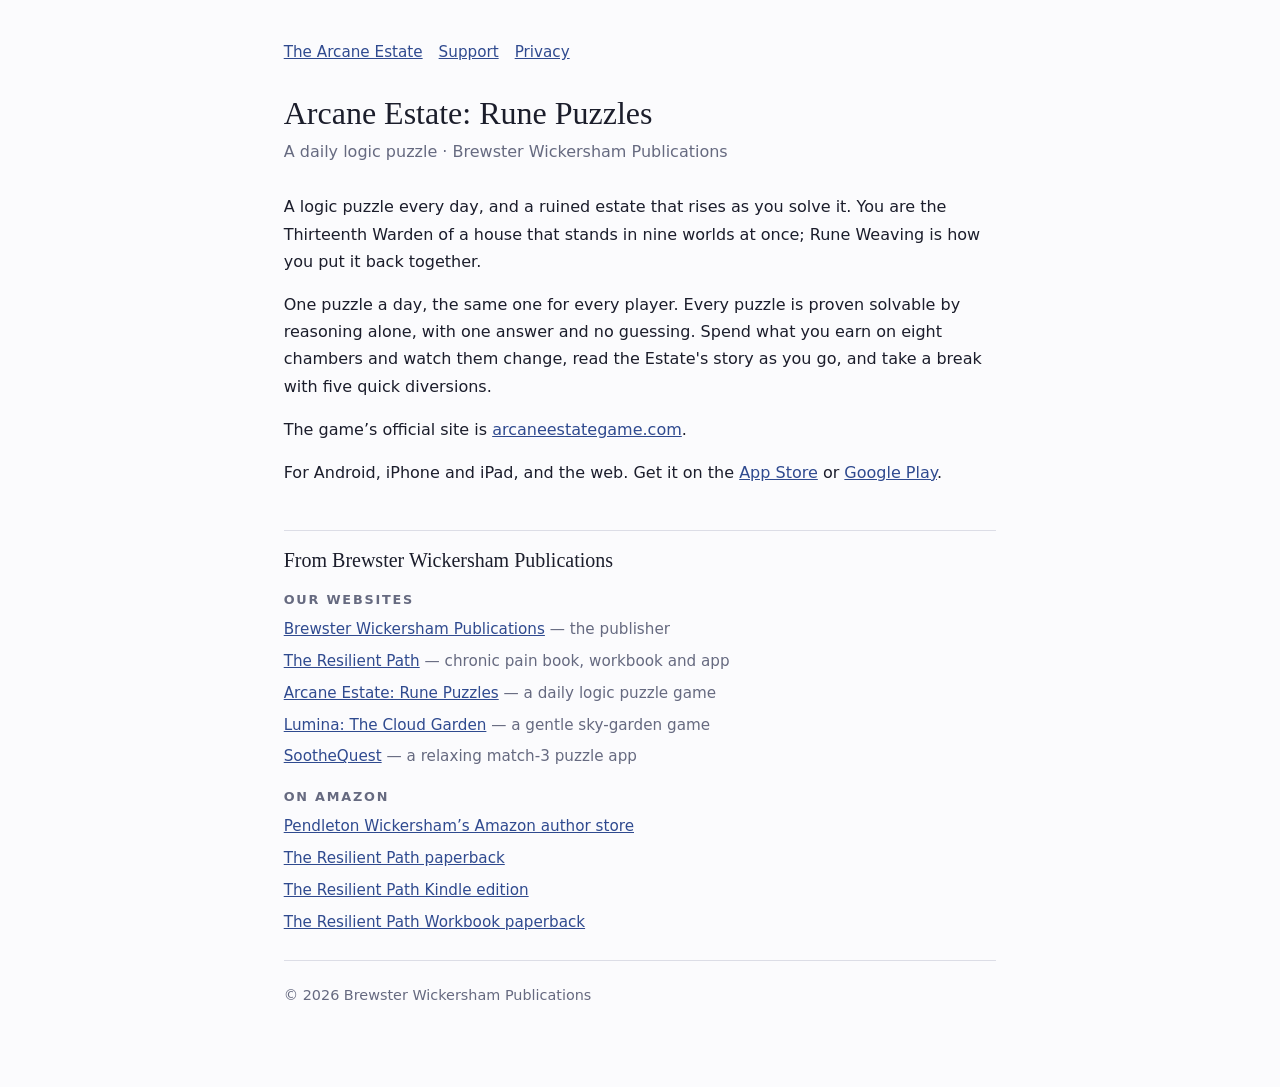
<file: arcane-estate/index.html>
<!DOCTYPE html>
<html lang="en">
<head>
<meta charset="utf-8">
<meta name="viewport" content="width=device-width, initial-scale=1">
<title>Arcane Estate: Rune Puzzles, a Daily Logic Puzzle Game</title>
<meta name="description" content="Arcane Estate: Rune Puzzles is a daily logic puzzle game for iPhone, iPad and Android: one rune puzzle a day, proven solvable by reasoning alone, no guessing.">
<!-- The game's own site is the page to rank. This one stays up for the store listings and the
     support and privacy links, but tells search engines the official page is arcaneestategame.com. -->
<link rel="canonical" href="https://www.arcaneestategame.com/">
<meta property="og:type" content="website">
<meta property="og:site_name" content="Brewster Wickersham Publications">
<meta property="og:locale" content="en_US">
<meta property="og:url" content="https://www.arcaneestategame.com/">
<meta property="og:title" content="Arcane Estate: Rune Puzzles, a Daily Logic Puzzle Game">
<meta property="og:description" content="Arcane Estate: Rune Puzzles is a daily logic puzzle game for iPhone, iPad and Android: one rune puzzle a day, proven solvable by reasoning alone, no guessing.">
<meta property="og:image" content="https://brewsterwickershampublications.com/og-image.jpg">
<meta property="og:image:width" content="1200">
<meta property="og:image:height" content="630">
<meta property="og:image:alt" content="The Brewster Wickersham Publications crest: an open book and quill above the press's name">
<meta name="twitter:card" content="summary_large_image">
<meta name="twitter:title" content="Arcane Estate: Rune Puzzles, a Daily Logic Puzzle Game">
<meta name="twitter:description" content="Arcane Estate: Rune Puzzles is a daily logic puzzle game for iPhone, iPad and Android: one rune puzzle a day, proven solvable by reasoning alone, no guessing.">
<meta name="twitter:image" content="https://brewsterwickershampublications.com/og-image.jpg">
<link rel="icon" href="/favicon.ico" sizes="48x48">
<link rel="icon" type="image/png" sizes="192x192" href="/favicon.png">
<link rel="apple-touch-icon" href="/apple-touch-icon.png">
<link rel="stylesheet" href="style.css">
</head>
<body>
<nav><a href="./">The Arcane Estate</a><a href="support.html">Support</a><a href="privacy.html">Privacy</a></nav>
<h1>Arcane Estate: Rune Puzzles</h1>
<div class="sub">A daily logic puzzle · Brewster Wickersham Publications</div>
<p>A logic puzzle every day, and a ruined estate that rises as you solve it. You are the
Thirteenth Warden of a house that stands in nine worlds at once; Rune Weaving is how you put it
back together.</p>
<p>One puzzle a day, the same one for every player. Every puzzle is proven solvable by reasoning
alone, with one answer and no guessing. Spend what you earn on eight chambers and watch them
change, read the Estate's story as you go, and take a break with five quick diversions.</p>
<p>The game&rsquo;s official site is <a href="https://www.arcaneestategame.com/" target="_blank" rel="noopener">arcaneestategame.com</a>.</p>
<p>For Android, iPhone and iPad, and the web. Get it on the
<a href="https://apps.apple.com/us/app/arcane-estate-rune-puzzles/id6817651417" target="_blank" rel="noopener">App Store</a> or
<a href="https://play.google.com/store/apps/details?id=com.arcaneestate.game" target="_blank" rel="noopener">Google Play</a>.</p>
<footer>
<!-- NETWORK — the same list of our sites and Amazon listings appears on every
     Brewster Wickersham Publications site. Keep the wording and links in step. -->
<nav class="network" id="network" aria-labelledby="network-title">
  <h2 id="network-title">From Brewster Wickersham Publications</h2>
  <div class="network-cols">
    <div>
      <h3>Our websites</h3>
      <ul>
        <li><a href="/">Brewster Wickersham Publications</a> &mdash; the publisher</li>
        <li><a href="https://theresilientpathbook.com/" target="_blank" rel="noopener">The Resilient Path</a> &mdash; chronic pain book, workbook and app</li>
        <li><a href="https://www.arcaneestategame.com/" target="_blank" rel="noopener">Arcane Estate: Rune Puzzles</a> &mdash; a daily logic puzzle game</li>
        <li><a href="https://www.luminacloudgarden.com/" target="_blank" rel="noopener">Lumina: The Cloud Garden</a> &mdash; a gentle sky-garden game</li>
        <li><a href="https://www.soothequest.com/" target="_blank" rel="noopener">SootheQuest</a> &mdash; a relaxing match-3 puzzle app</li>
      </ul>
    </div>
    <div>
      <h3>On Amazon</h3>
      <ul>
        <li><a href="https://www.amazon.com/stores/author/B004TYIEZQ" target="_blank" rel="noopener">Pendleton Wickersham&rsquo;s Amazon author store</a></li>
        <li><a href="https://www.amazon.com/dp/B0HJ1NMXLL" target="_blank" rel="noopener">The Resilient Path paperback</a></li>
        <li><a href="https://www.amazon.com/dp/B0HHKKSR3D" target="_blank" rel="noopener">The Resilient Path Kindle edition</a></li>
        <li><a href="https://www.amazon.com/dp/B0HHLCSVBJ" target="_blank" rel="noopener">The Resilient Path Workbook paperback</a></li>
      </ul>
    </div>
  </div>
</nav>
<p>© 2026 Brewster Wickersham Publications</p>
</footer>
</body>
</html>
</file>
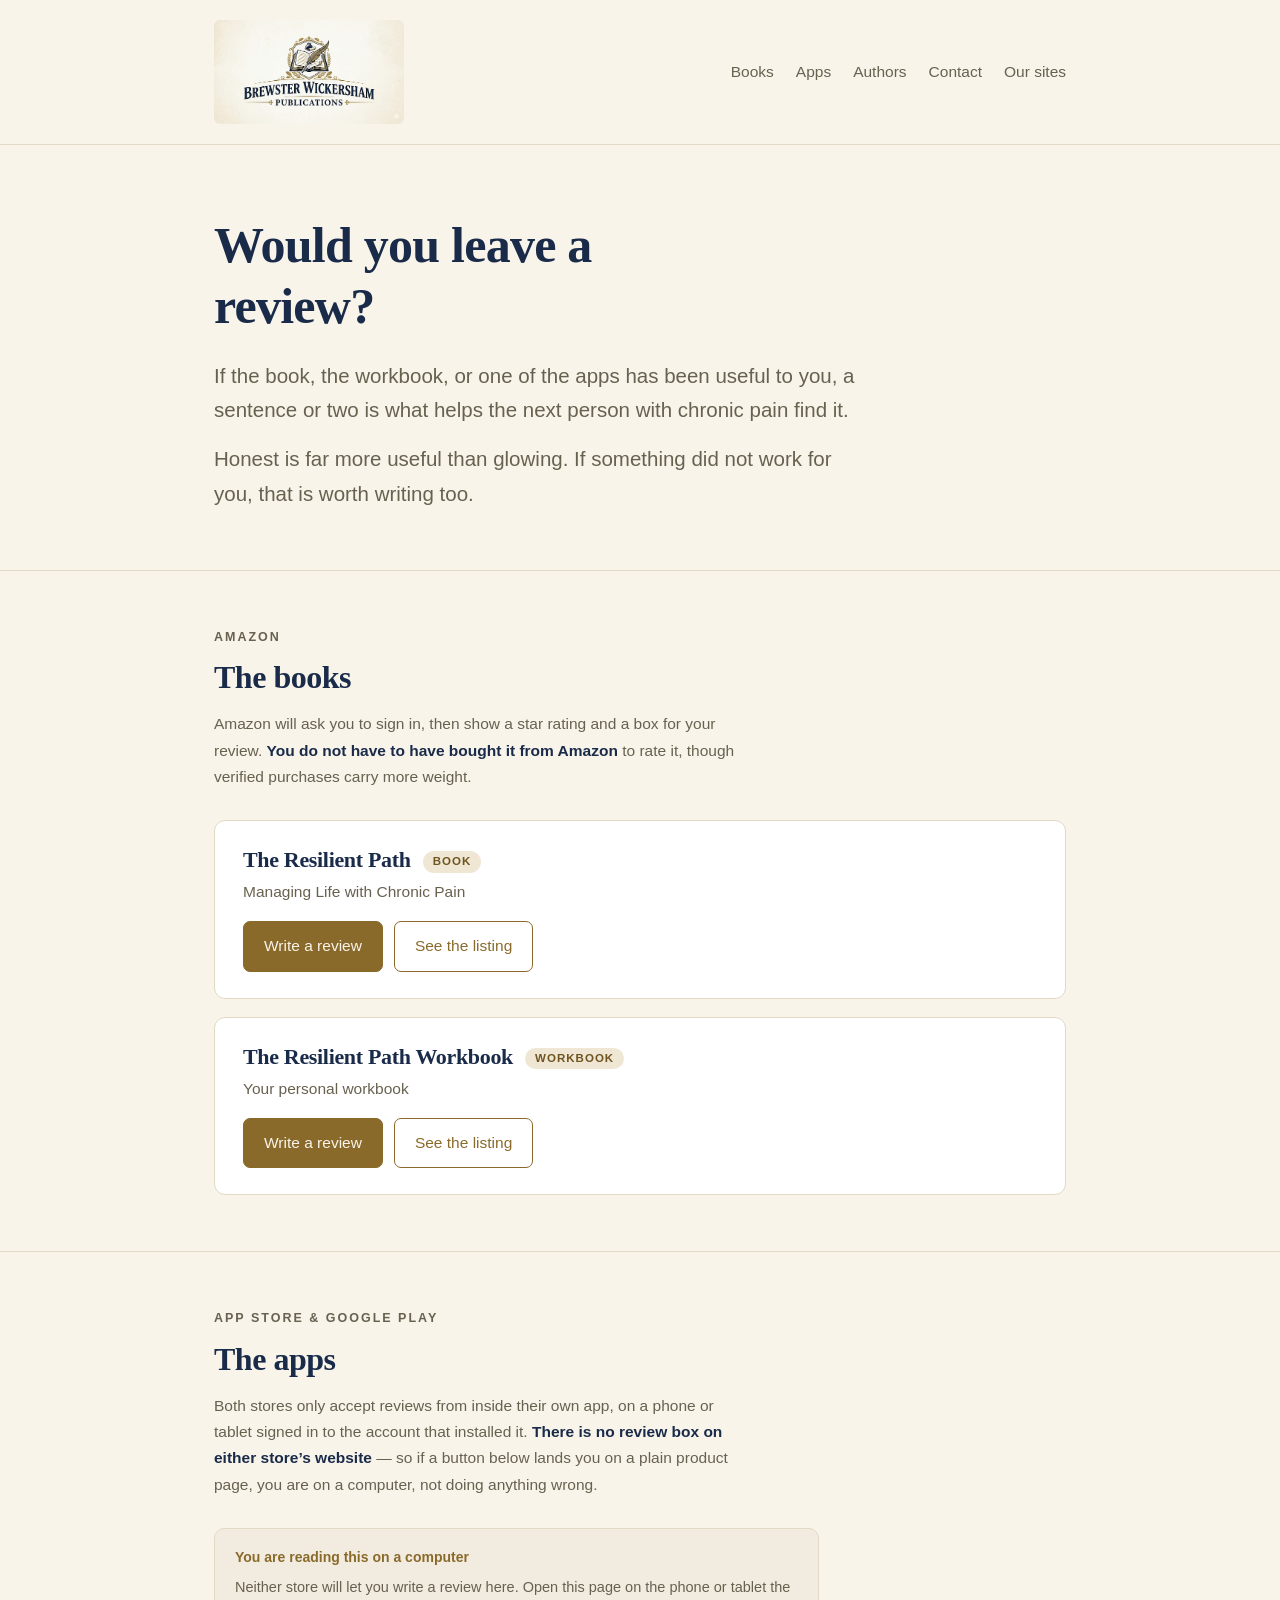
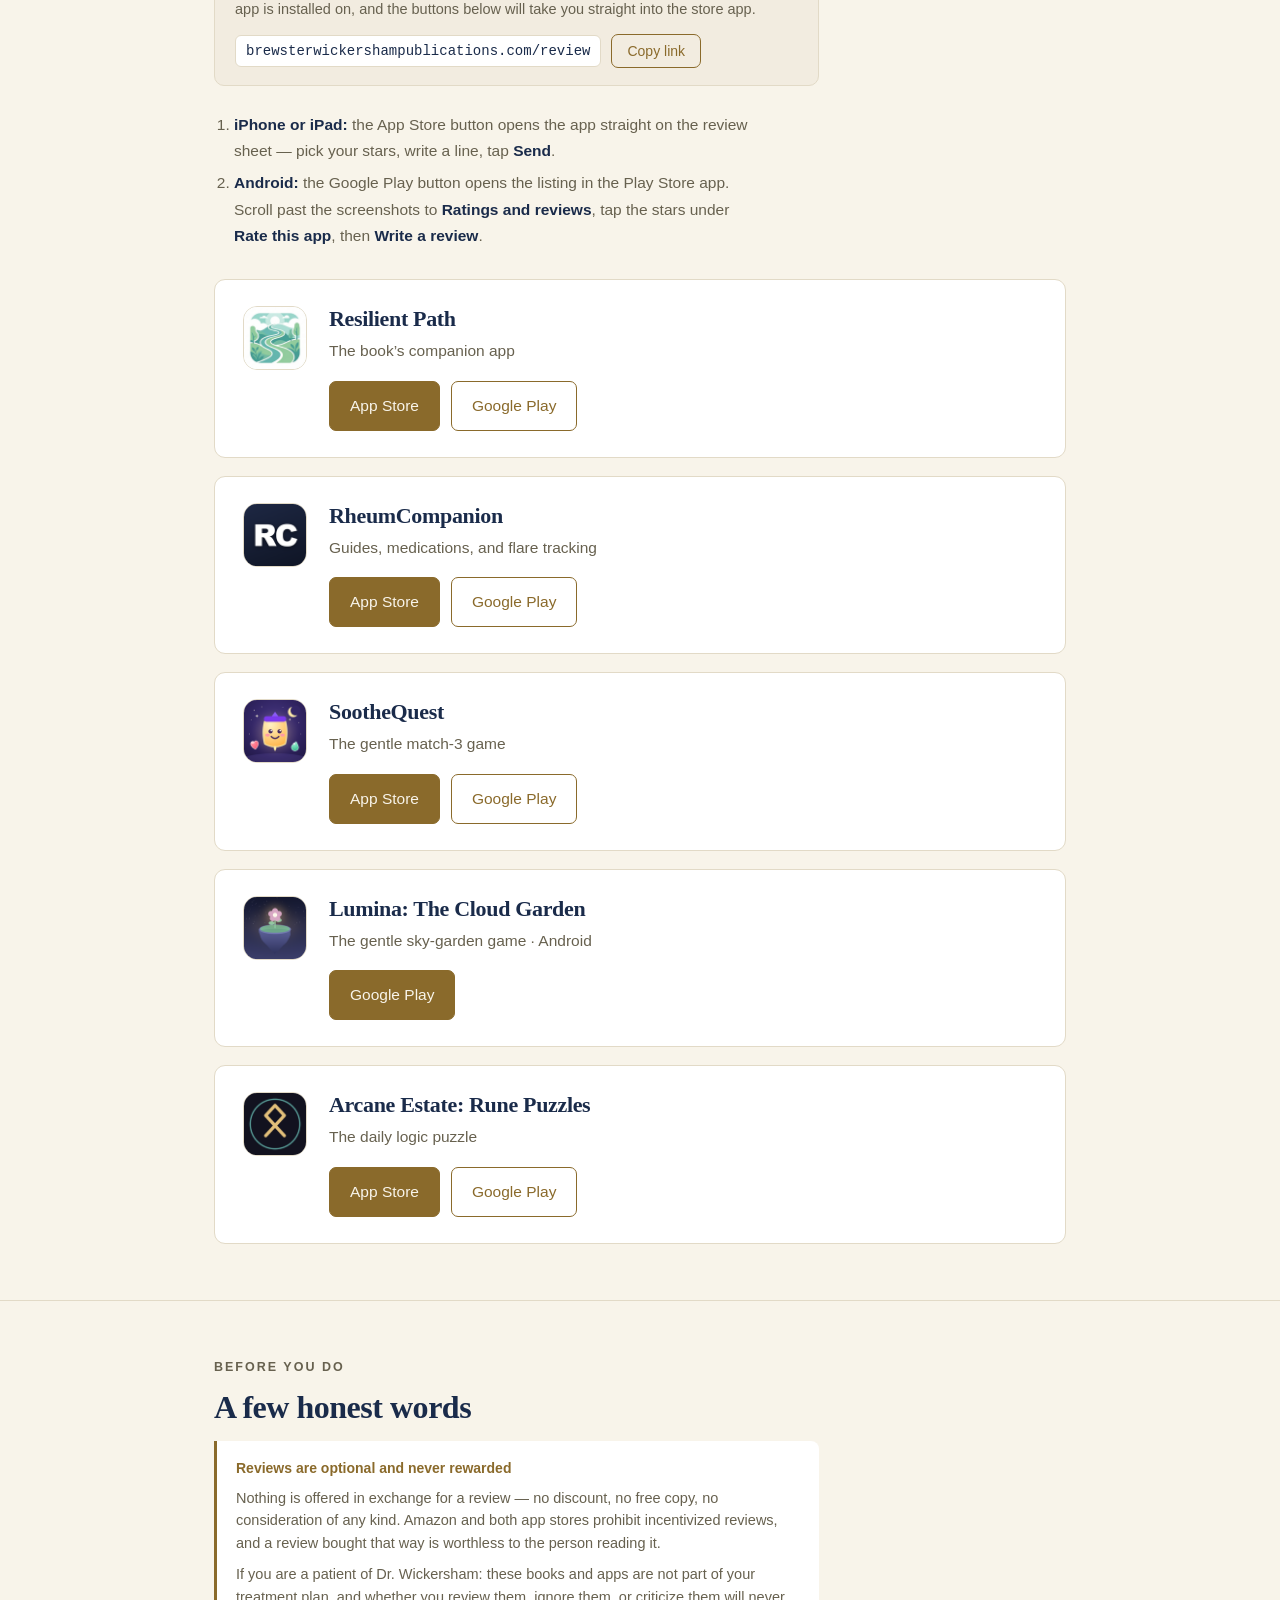
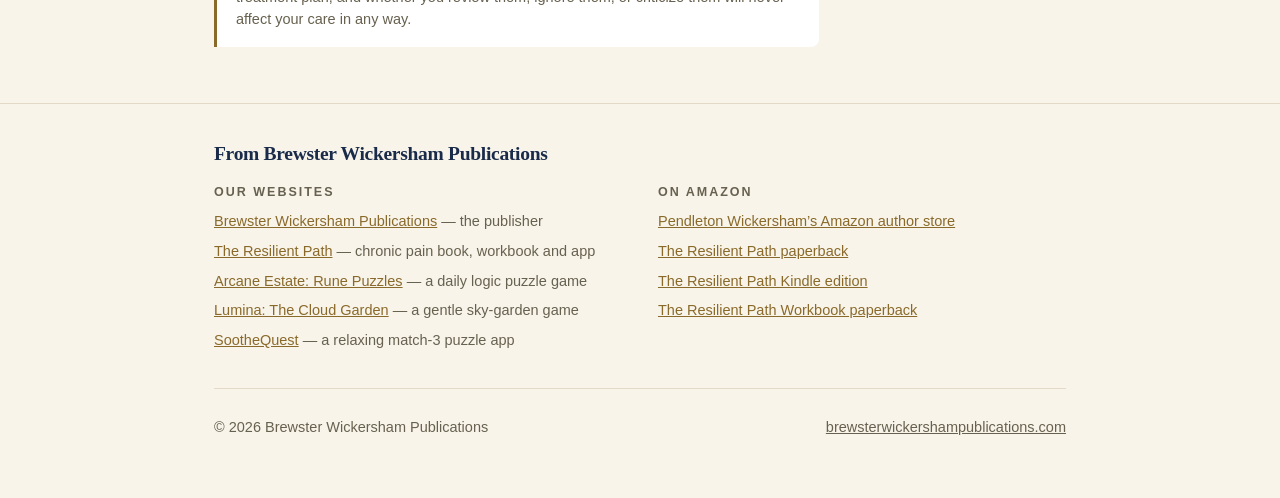
<file: review/index.html>
<!doctype html>
<html lang="en">
<head>
<meta charset="utf-8">
<meta name="viewport" content="width=device-width,initial-scale=1">
<title>Review The Resilient Path Book, Workbook &amp; Companion Apps</title>
<meta name="description" content="Leave an honest review of The Resilient Path book and workbook on Amazon, or rate Resilient Path, RheumCompanion, SootheQuest, Lumina and Arcane Estate.">
<link rel="canonical" href="https://brewsterwickershampublications.com/review/">
<meta name="theme-color" content="#f8f4ea">
<meta property="og:type" content="website">
<meta property="og:site_name" content="Brewster Wickersham Publications">
<meta property="og:locale" content="en_US">
<meta property="og:url" content="https://brewsterwickershampublications.com/review/">
<meta property="og:title" content="Review The Resilient Path Book, Workbook &amp; Companion Apps">
<meta property="og:description" content="Leave an honest review of The Resilient Path book and workbook on Amazon, or rate Resilient Path, RheumCompanion, SootheQuest, Lumina and Arcane Estate.">
<meta property="og:image" content="https://brewsterwickershampublications.com/og-image.jpg">
<meta property="og:image:type" content="image/jpeg">
<meta property="og:image:width" content="1200">
<meta property="og:image:height" content="630">
<meta property="og:image:alt" content="The Brewster Wickersham Publications crest: an open book and quill above the press's name">
<meta name="twitter:card" content="summary_large_image">
<meta name="twitter:title" content="Review The Resilient Path Book, Workbook &amp; Companion Apps">
<meta name="twitter:description" content="Leave an honest review of The Resilient Path book and workbook on Amazon, or rate Resilient Path, RheumCompanion, SootheQuest, Lumina and Arcane Estate.">
<meta name="twitter:image" content="https://brewsterwickershampublications.com/og-image.jpg">
<meta name="twitter:image:alt" content="The Brewster Wickersham Publications crest: an open book and quill above the press's name">
<link rel="icon" href="/favicon.ico" sizes="48x48">
<link rel="icon" type="image/png" sizes="192x192" href="/favicon.png">
<link rel="apple-touch-icon" href="/apple-touch-icon.png">
<style>
/* ============================================================
   COLORS — same tokens as the home page. Keep these in sync if
   the site is ever re-skinned.
   ============================================================ */
:root{
  --bg:      #f8f4ea;
  --surface: #ffffff;
  --raised:  #f2ece0;
  --ink:     #1a2b4a;
  --muted:   #67614f;
  --line:    #e2dac7;
  --accent:  #8a6a2b;
  --badge-bg:#efe7d4;
  --badge-ink:#6f5420;
}
@media (prefers-color-scheme:dark){
  :root{
    --bg:      #12161f;
    --surface: #1a1f2b;
    --raised:  #212736;
    --ink:     #e8e4d9;
    --muted:   #9a9484;
    --line:    #2b3240;
    --accent:  #d4af6a;
    --badge-bg:#241f14;
    --badge-ink:#d4af6a;
  }
}
*{box-sizing:border-box}
html{scroll-behavior:smooth}
body{
  margin:0; background:var(--bg); color:var(--ink);
  font:17px/1.7 -apple-system,BlinkMacSystemFont,"Segoe UI",Roboto,Helvetica,Arial,sans-serif;
  -webkit-font-smoothing:antialiased;
}
h1,h2,h3,.serif{
  font-family:"Iowan Old Style","Palatino Linotype",Palatino,Georgia,"Times New Roman",serif;
  font-weight:600; letter-spacing:-.015em; line-height:1.22;
}
a{color:var(--accent)}
a:hover{text-decoration:none}
:focus-visible{outline:2px solid var(--accent); outline-offset:3px; border-radius:3px}
img{max-width:100%; height:auto; display:block}
.wrap{max-width:900px; margin:0 auto; padding:0 24px}
.skip{position:absolute; left:-9999px; top:0; background:var(--accent); color:var(--bg);
      padding:10px 16px; z-index:100}
.skip:focus{left:0}

/* ---------- header ---------- */
header{border-bottom:1px solid var(--line)}
header .wrap{display:flex; align-items:center; gap:24px; flex-wrap:wrap;
             padding-top:20px; padding-bottom:20px}
.brand{display:block; line-height:0; border-radius:6px; overflow:hidden}
.brand img{width:190px; height:auto}
nav{margin-left:auto; display:flex; gap:22px; font-size:15.5px; flex-wrap:wrap}
nav a{color:var(--muted); text-decoration:none}
nav a:hover{color:var(--accent)}

/* ---------- hero ---------- */
.hero{padding:70px 0 58px; border-bottom:1px solid var(--line)}
.hero h1{font-size:clamp(32px,5.5vw,50px); margin:0 0 22px; max-width:17ch}
.hero .lede{font-size:clamp(18px,2.2vw,20.5px); color:var(--muted); margin:0 0 14px; max-width:58ch}
.hero .lede:last-child{margin-bottom:0}

/* ---------- sections ---------- */
section{padding:56px 0; border-bottom:1px solid var(--line)}
.eyebrow{font-size:12.5px; text-transform:uppercase; letter-spacing:.16em;
         color:var(--muted); margin:0 0 10px; font-weight:600}
section > .wrap > h2{font-size:clamp(25px,3.4vw,32px); margin:0 0 14px}
.section-intro{color:var(--muted); margin:0 0 30px; max-width:62ch}

/* ---------- review cards ---------- */
.item{
  background:var(--surface); border:1px solid var(--line); border-radius:11px;
  padding:26px 28px; margin-bottom:18px;
  display:flex; gap:22px; align-items:flex-start; flex-wrap:wrap;
}
.item:last-child{margin-bottom:0}
.item .icon{width:64px; height:64px; border-radius:14px; border:1px solid var(--line); flex:none}
.item .body{flex:1 1 300px; min-width:0}
.item h3{font-size:22px; margin:0 0 3px}
.item .sub{color:var(--muted); font-size:15.5px; margin:0 0 16px}
.badge{
  display:inline-block; background:var(--badge-bg); color:var(--badge-ink);
  font-size:11.5px; font-weight:700; letter-spacing:.09em; text-transform:uppercase;
  padding:5px 10px; border-radius:99px; white-space:nowrap; line-height:1; vertical-align:2px;
}
.item-head{display:flex; align-items:center; gap:12px; flex-wrap:wrap; margin-bottom:2px}

/* ---------- buttons ---------- */
.actions{display:flex; gap:11px; flex-wrap:wrap; margin-top:2px}
.btn{
  display:inline-block; padding:11px 20px; border-radius:7px; text-decoration:none;
  font-size:15.5px; border:1px solid var(--accent); color:var(--accent);
  transition:background .15s, color .15s;
}
.btn:hover{background:var(--accent); color:var(--bg)}
.btn.solid{background:var(--accent); color:var(--bg)}
.btn.solid:hover{opacity:.87}
button.btn{background:none; font-family:inherit; cursor:pointer}
.btn.small{padding:8px 15px; font-size:14px}

/* ---------- desktop notice (shown by the script off phones) ---------- */
.notice{
  border:1px solid var(--line); background:var(--raised); border-radius:10px;
  padding:17px 20px; margin:0 0 26px; max-width:64ch;
}
.notice b{display:block; font-size:14px; color:var(--accent); margin-bottom:6px}
.notice p{font-size:14.5px; color:var(--muted); margin:0; line-height:1.55}
.notice .row{display:flex; align-items:center; gap:10px; flex-wrap:wrap; margin-top:13px}
.notice .addr{
  font:14px/1 ui-monospace,SFMono-Regular,Menlo,Consolas,monospace; color:var(--ink);
  background:var(--surface); border:1px solid var(--line); border-radius:6px; padding:8px 10px;
}
.steps{color:var(--muted); font-size:15.5px; max-width:62ch; margin:0 0 30px; padding-left:20px}
.steps li{margin-bottom:6px}
.steps li:last-child{margin-bottom:0}
.steps b{color:var(--ink); font-weight:600}

/* ---------- note ---------- */
.disclosure{border-left:3px solid var(--accent); background:var(--surface);
  padding:16px 19px; border-radius:0 8px 8px 0; margin:0; max-width:64ch}
.disclosure b{display:block; font-size:14px; color:var(--accent); margin-bottom:6px}
.disclosure p{font-size:14.5px; color:var(--muted); margin:0 0 9px; line-height:1.55}
.disclosure p:last-child{margin-bottom:0}

.howto{color:var(--muted); font-size:15.5px; max-width:62ch; margin:0 0 30px}
.howto b{color:var(--ink); font-weight:600}

footer{padding:38px 0 58px; font-size:14.5px; color:var(--muted)}
footer .wrap{display:flex; justify-content:space-between; gap:16px; flex-wrap:wrap}
footer a{color:var(--muted)}

/* ---- Network: the same list of our sites and Amazon listings on every site ---- */
.network{display:block; width:100%; margin:0 0 10px; padding-bottom:28px; border-bottom:1px solid var(--line); font-size:inherit}
.network h2{font-size:19.5px; color:var(--ink); margin:0 0 18px}
.network-cols{display:grid; gap:10px 36px; grid-template-columns:repeat(auto-fit,minmax(260px,1fr))}
.network h3{font:600 12.5px/1.4 -apple-system,BlinkMacSystemFont,"Segoe UI",Roboto,Helvetica,Arial,sans-serif;
            text-transform:uppercase; letter-spacing:.16em; color:var(--muted); margin:0 0 10px}
.network ul{list-style:none; margin:0; padding:0}
.network li{margin:0 0 8px; line-height:1.5}
.network a{color:var(--accent); text-decoration:underline}

@media (max-width:620px){
  .hero{padding:50px 0 42px}
  section{padding:44px 0}
  .item{padding:22px; gap:16px}
  .item .icon{width:52px; height:52px; border-radius:12px}
  .brand img{width:160px}
  nav{width:100%; margin-left:0; gap:16px}
  .btn{padding:12px 18px}
}
</style>
</head>
<body>
<a class="skip" href="#main">Skip to content</a>

<header>
  <div class="wrap">
    <a class="brand" href="/">
      <img src="/logo.jpg" alt="Brewster Wickersham Publications" width="512" height="279" fetchpriority="high">
    </a>
    <nav>
      <a href="/#books">Books</a>
      <a href="/#apps">Apps</a>
      <a href="/#authors">Authors</a>
      <a href="/#contact">Contact</a>
      <a href="#network">Our sites</a>
    </nav>
  </div>
</header>

<main id="main">

<div class="hero">
  <div class="wrap">
    <h1>Would you leave a review?</h1>
    <p class="lede">If the book, the workbook, or one of the apps has been useful
      to you, a sentence or two is what helps the next person with chronic pain
      find it.</p>
    <p class="lede">Honest is far more useful than glowing. If something did not
      work for you, that is worth writing too.</p>
  </div>
</div>

<!-- ============================================================
     BOOKS — Amazon review links open the write-a-review form
     directly (US store; see the note in the script block).
     ============================================================ -->
<section id="books">
  <div class="wrap">
    <p class="eyebrow">Amazon</p>
    <h2>The books</h2>
    <p class="howto">Amazon will ask you to sign in, then show a star rating and a
      box for your review. <b>You do not have to have bought it from Amazon</b> to
      rate it, though verified purchases carry more weight.</p>

    <article class="item">
      <div class="body">
        <div class="item-head">
          <h3>The Resilient Path</h3>
          <span class="badge">Book</span>
        </div>
        <p class="sub">Managing Life with Chronic Pain</p>
        <div class="actions">
          <a class="btn solid" href="https://www.amazon.com/review/create-review?asin=B0HJ1NMXLL" target="_blank" rel="noopener">Write a review</a>
          <a class="btn" href="https://www.amazon.com/dp/B0HJ1NMXLL" target="_blank" rel="noopener">See the listing</a>
        </div>
      </div>
    </article>

    <article class="item">
      <div class="body">
        <div class="item-head">
          <h3>The Resilient Path Workbook</h3>
          <span class="badge">Workbook</span>
        </div>
        <p class="sub">Your personal workbook</p>
        <div class="actions">
          <a class="btn solid" href="https://www.amazon.com/review/create-review?asin=B0HHLCSVBJ" target="_blank" rel="noopener">Write a review</a>
          <a class="btn" href="https://www.amazon.com/dp/B0HHLCSVBJ" target="_blank" rel="noopener">See the listing</a>
        </div>
      </div>
    </article>
  </div>
</section>

<!-- ============================================================
     APPS — neither store lets anyone write a review on the web.
     Apple's ?action=write-review opens the review sheet, but only
     once the link is handled by the App Store app; Google Play has
     no write-review URL at all. So: the buttons carry the plain
     https listing as a safe default, the script at the foot of the
     page swaps in itms-apps:// and market:// on the devices where
     those open the store app, and everyone on a computer is told
     plainly to finish this on their phone.
     ============================================================ -->
<section id="apps">
  <div class="wrap">
    <p class="eyebrow">App Store &amp; Google Play</p>
    <h2>The apps</h2>
    <p class="howto">Both stores only accept reviews from inside their own app, on
      a phone or tablet signed in to the account that installed it. <b>There is no
      review box on either store&rsquo;s website</b> &mdash; so if a button below
      lands you on a plain product page, you are on a computer, not doing anything
      wrong.</p>

    <div class="notice" id="desktop-note" hidden>
      <b>You are reading this on a computer</b>
      <p>Neither store will let you write a review here. Open this page on the
        phone or tablet the app is installed on, and the buttons below will take
        you straight into the store app.</p>
      <div class="row">
        <span class="addr">brewsterwickershampublications.com/review</span>
        <button type="button" class="btn small" id="copy-link">Copy link</button>
      </div>
    </div>

    <ol class="steps">
      <li><b>iPhone or iPad:</b> the App&nbsp;Store button opens the app straight
        on the review sheet &mdash; pick your stars, write a line, tap
        <b>Send</b>.</li>
      <li><b>Android:</b> the Google&nbsp;Play button opens the listing in the Play
        Store app. Scroll past the screenshots to <b>Ratings and reviews</b>, tap
        the stars under <b>Rate this app</b>, then <b>Write a review</b>.</li>
    </ol>

    <article class="item">
      <img class="icon" src="/review/icon-resilient-path.png" alt="" width="64" height="64" loading="lazy" decoding="async">
      <div class="body">
        <div class="item-head">
          <h3>Resilient Path</h3>
        </div>
        <p class="sub">The book&rsquo;s companion app</p>
        <div class="actions">
          <a class="btn solid" data-app-store="6762085688"
             href="https://apps.apple.com/us/app/resilient-path/id6762085688?action=write-review"
             target="_blank" rel="noopener">App&nbsp;Store</a>
          <a class="btn" data-play-store="resilient.path.app"
             href="https://play.google.com/store/apps/details?id=resilient.path.app"
             target="_blank" rel="noopener">Google&nbsp;Play</a>
        </div>
      </div>
    </article>

    <article class="item">
      <img class="icon" src="/review/icon-rheumcompanion.png" alt="" width="64" height="64" loading="lazy" decoding="async">
      <div class="body">
        <div class="item-head">
          <h3>RheumCompanion</h3>
        </div>
        <p class="sub">Guides, medications, and flare tracking</p>
        <div class="actions">
          <a class="btn solid" data-app-store="6784212388"
             href="https://apps.apple.com/us/app/rheumcompanion-flare-tracker/id6784212388?action=write-review"
             target="_blank" rel="noopener">App&nbsp;Store</a>
          <a class="btn" data-play-store="com.rheumcompanion.app"
             href="https://play.google.com/store/apps/details?id=com.rheumcompanion.app"
             target="_blank" rel="noopener">Google&nbsp;Play</a>
        </div>
      </div>
    </article>

    <article class="item">
      <img class="icon" src="/review/icon-soothequest.png" alt="" width="64" height="64" loading="lazy" decoding="async">
      <div class="body">
        <div class="item-head">
          <h3>SootheQuest</h3>
        </div>
        <p class="sub">The gentle match-3 game</p>
        <div class="actions">
          <a class="btn solid" data-app-store="6791187064"
             href="https://apps.apple.com/us/app/soothequest/id6791187064?action=write-review"
             target="_blank" rel="noopener">App&nbsp;Store</a>
          <a class="btn" data-play-store="com.brewsterwickershampublications.soothequest"
             href="https://play.google.com/store/apps/details?id=com.brewsterwickershampublications.soothequest"
             target="_blank" rel="noopener">Google&nbsp;Play</a>
        </div>
      </div>
    </article>

    <article class="item">
      <img class="icon" src="/review/icon-lumina.png" alt="" width="64" height="64" loading="lazy" decoding="async">
      <div class="body">
        <div class="item-head">
          <h3>Lumina: The Cloud Garden</h3>
        </div>
        <p class="sub">The gentle sky-garden game &middot; Android</p>
        <div class="actions">
          <a class="btn solid" data-play-store="com.wickersham.lumina"
             href="https://play.google.com/store/apps/details?id=com.wickersham.lumina"
             target="_blank" rel="noopener">Google&nbsp;Play</a>
        </div>
      </div>
    </article>

    <article class="item">
      <img class="icon" src="/review/icon-arcane-estate.png" alt="" width="64" height="64" loading="lazy" decoding="async">
      <div class="body">
        <div class="item-head">
          <h3>Arcane Estate: Rune Puzzles</h3>
        </div>
        <p class="sub">The daily logic puzzle</p>
        <div class="actions">
          <a class="btn solid" data-app-store="6817651417"
             href="https://apps.apple.com/us/app/arcane-estate-rune-puzzles/id6817651417?action=write-review"
             target="_blank" rel="noopener">App&nbsp;Store</a>
          <a class="btn" data-play-store="com.arcaneestate.game"
             href="https://play.google.com/store/apps/details?id=com.arcaneestate.game"
             target="_blank" rel="noopener">Google&nbsp;Play</a>
        </div>
      </div>
    </article>
  </div>
</section>

<!-- ============================================================
     DISCLOSURE — matches the language used elsewhere on the site.
     ============================================================ -->
<section id="note">
  <div class="wrap">
    <p class="eyebrow">Before you do</p>
    <h2>A few honest words</h2>
    <div class="disclosure">
      <b>Reviews are optional and never rewarded</b>
      <p>Nothing is offered in exchange for a review &mdash; no discount, no free
        copy, no consideration of any kind. Amazon and both app stores prohibit
        incentivized reviews, and a review bought that way is worthless to the
        person reading it.</p>
      <p>If you are a patient of Dr. Wickersham: these books and apps are not part
        of your treatment plan, and whether you review them, ignore them, or
        criticize them will never affect your care in any way.</p>
    </div>
  </div>
</section>

</main>

<footer>
  <div class="wrap">
    <!-- NETWORK — the same list of our sites and Amazon listings appears on every
         Brewster Wickersham Publications site. Keep the wording and links in step. -->
    <nav class="network" id="network" aria-labelledby="network-title">
      <h2 id="network-title">From Brewster Wickersham Publications</h2>
      <div class="network-cols">
        <div>
          <h3>Our websites</h3>
          <ul>
            <li><a href="https://brewsterwickershampublications.com/">Brewster Wickersham Publications</a> &mdash; the publisher</li>
            <li><a href="https://theresilientpathbook.com/" target="_blank" rel="noopener">The Resilient Path</a> &mdash; chronic pain book, workbook and app</li>
            <li><a href="https://www.arcaneestategame.com/" target="_blank" rel="noopener">Arcane Estate: Rune Puzzles</a> &mdash; a daily logic puzzle game</li>
            <li><a href="https://www.luminacloudgarden.com/" target="_blank" rel="noopener">Lumina: The Cloud Garden</a> &mdash; a gentle sky-garden game</li>
            <li><a href="https://www.soothequest.com/" target="_blank" rel="noopener">SootheQuest</a> &mdash; a relaxing match-3 puzzle app</li>
          </ul>
        </div>
        <div>
          <h3>On Amazon</h3>
          <ul>
            <li><a href="https://www.amazon.com/stores/author/B004TYIEZQ" target="_blank" rel="noopener">Pendleton Wickersham&rsquo;s Amazon author store</a></li>
            <li><a href="https://www.amazon.com/dp/B0HJ1NMXLL" target="_blank" rel="noopener">The Resilient Path paperback</a></li>
            <li><a href="https://www.amazon.com/dp/B0HHKKSR3D" target="_blank" rel="noopener">The Resilient Path Kindle edition</a></li>
            <li><a href="https://www.amazon.com/dp/B0HHLCSVBJ" target="_blank" rel="noopener">The Resilient Path Workbook paperback</a></li>
          </ul>
        </div>
      </div>
    </nav>
    <div>&copy; <span id="year">2026</span> Brewster Wickersham Publications</div>
    <div><a href="/">brewsterwickershampublications.com</a></div>
  </div>
</footer>

<script>
document.getElementById('year').textContent = new Date().getFullYear();

/* ============================================================
   Store buttons.

   A review can only be written inside the store's own app, so on
   iOS and Android the https listing is swapped for the scheme
   that hands the link to that app: itms-apps:// honours
   ?action=write-review and opens the review sheet, market://
   opens the Play listing. Macs are deliberately left on https —
   these are iPhone apps, and the Mac App Store has nothing to
   show for them. Everyone else gets told why the button only
   showed them a product page.
   ============================================================ */
(function(){
  var ua = navigator.userAgent || '';
  var iPadOS = /Macintosh/.test(ua) && navigator.maxTouchPoints > 1;
  var isIOS = /iPhone|iPad|iPod/.test(ua) || iPadOS;
  var isAndroid = /Android/.test(ua);
  var each = function(sel, fn){
    Array.prototype.forEach.call(document.querySelectorAll(sel), fn);
  };

  if (isIOS) {
    each('a[data-app-store]', function(a){
      a.href = 'itms-apps://apps.apple.com/app/id' +
               a.getAttribute('data-app-store') + '?action=write-review';
    });
  }
  if (isAndroid) {
    each('a[data-play-store]', function(a){
      a.href = 'market://details?id=' + a.getAttribute('data-play-store');
    });
  }

  if (isIOS || isAndroid) return;

  var note = document.getElementById('desktop-note');
  if (note) note.hidden = false;

  var copy = document.getElementById('copy-link');
  if (copy && navigator.clipboard) {
    copy.addEventListener('click', function(){
      navigator.clipboard.writeText('https://brewsterwickershampublications.com/review/')
        .then(function(){
          copy.textContent = 'Copied';
          setTimeout(function(){ copy.textContent = 'Copy link'; }, 2200);
        })
        .catch(function(){ selectAddress(); copy.textContent = 'Copy it by hand'; });
    });
  } else if (copy) {
    /* No clipboard API (older or non-secure context): select the address
       instead so a plain copy keystroke works. */
    copy.textContent = 'Select address';
    copy.addEventListener('click', selectAddress);
  }

  function selectAddress(){
    var addr = note && note.querySelector('.addr');
    if (!addr || !window.getSelection) return;
    var range = document.createRange();
    range.selectNodeContents(addr);
    var sel = window.getSelection();
    sel.removeAllRanges();
    sel.addRange(range);
  }
})();
</script>
</body>
</html>
</file>
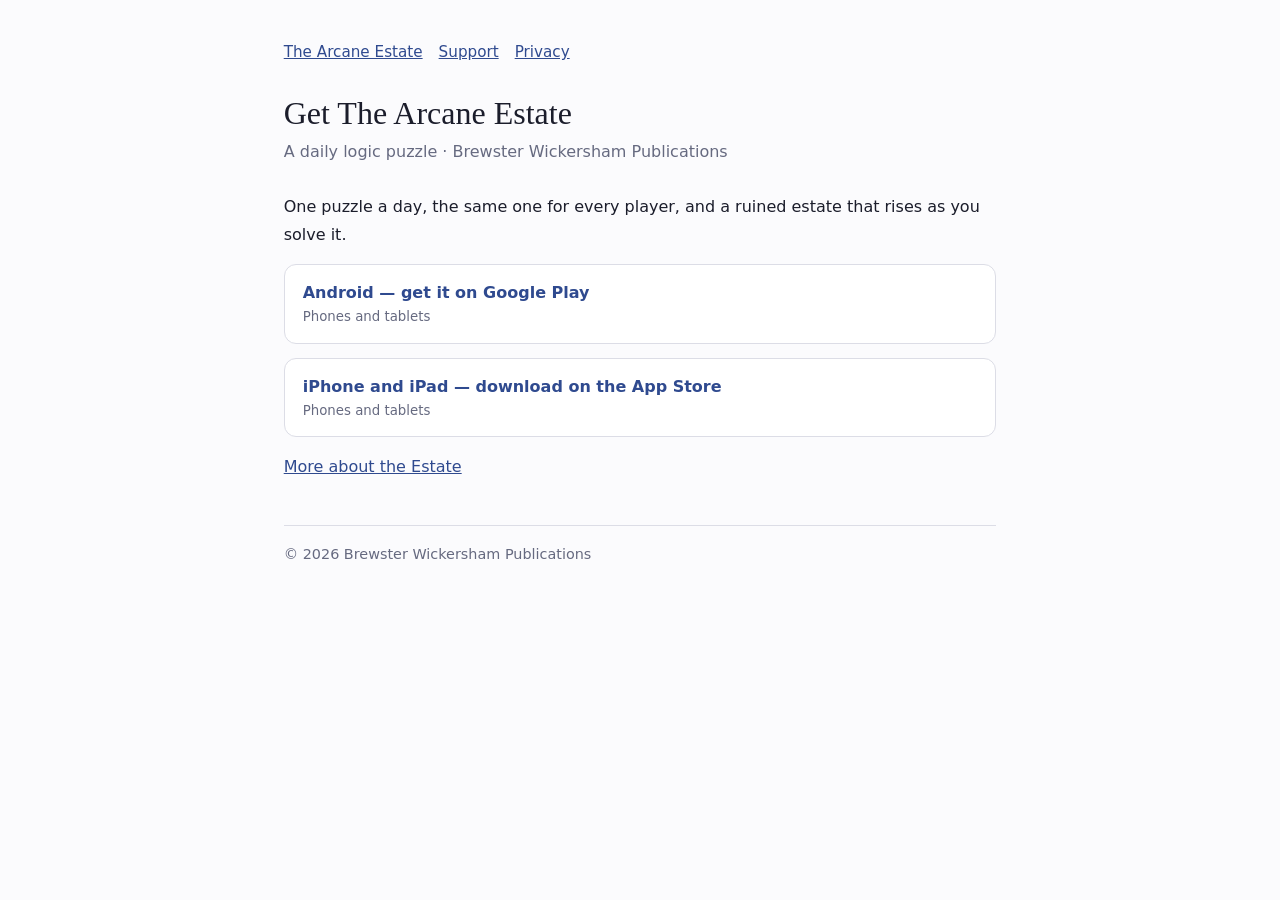
<file: arcane-estate/get/index.html>
<!DOCTYPE html>
<html lang="en">
<head>
<meta charset="utf-8">
<meta name="viewport" content="width=device-width, initial-scale=1">
<title>Get The Arcane Estate</title>
<!-- A doorway for shared cards, not a page to rank: the Estate's own page is the one to index. -->
<meta name="robots" content="noindex,follow">
<link rel="stylesheet" href="../style.css">
<style>
.get{display:block;margin:14px 0;padding:14px 18px;border:1px solid #dcdde6;border-radius:12px;
  background:#fff;text-decoration:none;font-weight:600}
.get small{display:block;font-weight:400;color:#666a80}
.soon{border-style:dashed;color:#666a80;font-weight:600}
</style>
<script>
// Every card the game shares ends with this page, so its one job is to be quick and to be right:
// send each reader to the store their device can actually install from. The links below are real
// HTML, so this works with scripting off and leaves something for a crawler to read.
(function () {
  "use strict";

  var PLAY = "https://play.google.com/store/apps/details?id=com.arcaneestate.game" +
    "&referrer=utm_source%3Dshare_card%26utm_medium%3Dsocial";

  // App Store listing (live October 2026). No country in the path, so each reader lands on their
  // own storefront; ct tags the visit as coming from a share card in App Store Connect.
  var APP_STORE = "https://apps.apple.com/app/id6817651417?ct=share_card";

  // ?stay lets us open the page itself without being forwarded off it.
  if (location.search.indexOf("stay") !== -1) return;

  var ua = navigator.userAgent || "";
  var isAndroid = /Android/i.test(ua);
  // iPadOS reports itself as a Mac, so a touch-capable "Mac" is an iPad.
  var isIos = /iPhone|iPad|iPod/i.test(ua) ||
    (navigator.platform === "MacIntel" && navigator.maxTouchPoints > 1);

  if (isAndroid) location.replace(PLAY);
  else if (isIos && APP_STORE) location.replace(APP_STORE);
})();
</script>
</head>
<body>
<nav><a href="../">The Arcane Estate</a><a href="../support.html">Support</a><a href="../privacy.html">Privacy</a></nav>
<h1>Get The Arcane Estate</h1>
<div class="sub">A daily logic puzzle · Brewster Wickersham Publications</div>

<p>One puzzle a day, the same one for every player, and a ruined estate that rises as you solve it.</p>

<a class="get" href="https://play.google.com/store/apps/details?id=com.arcaneestate.game&amp;referrer=utm_source%3Dshare_card%26utm_medium%3Dsocial">
  Android — get it on Google Play
  <small>Phones and tablets</small>
</a>

<a class="get" href="https://apps.apple.com/app/id6817651417?ct=share_card">
  iPhone and iPad — download on the App Store
  <small>Phones and tablets</small>
</a>

<p><a href="../">More about the Estate</a></p>

<footer>© 2026 Brewster Wickersham Publications</footer>
</body>
</html>
</file>
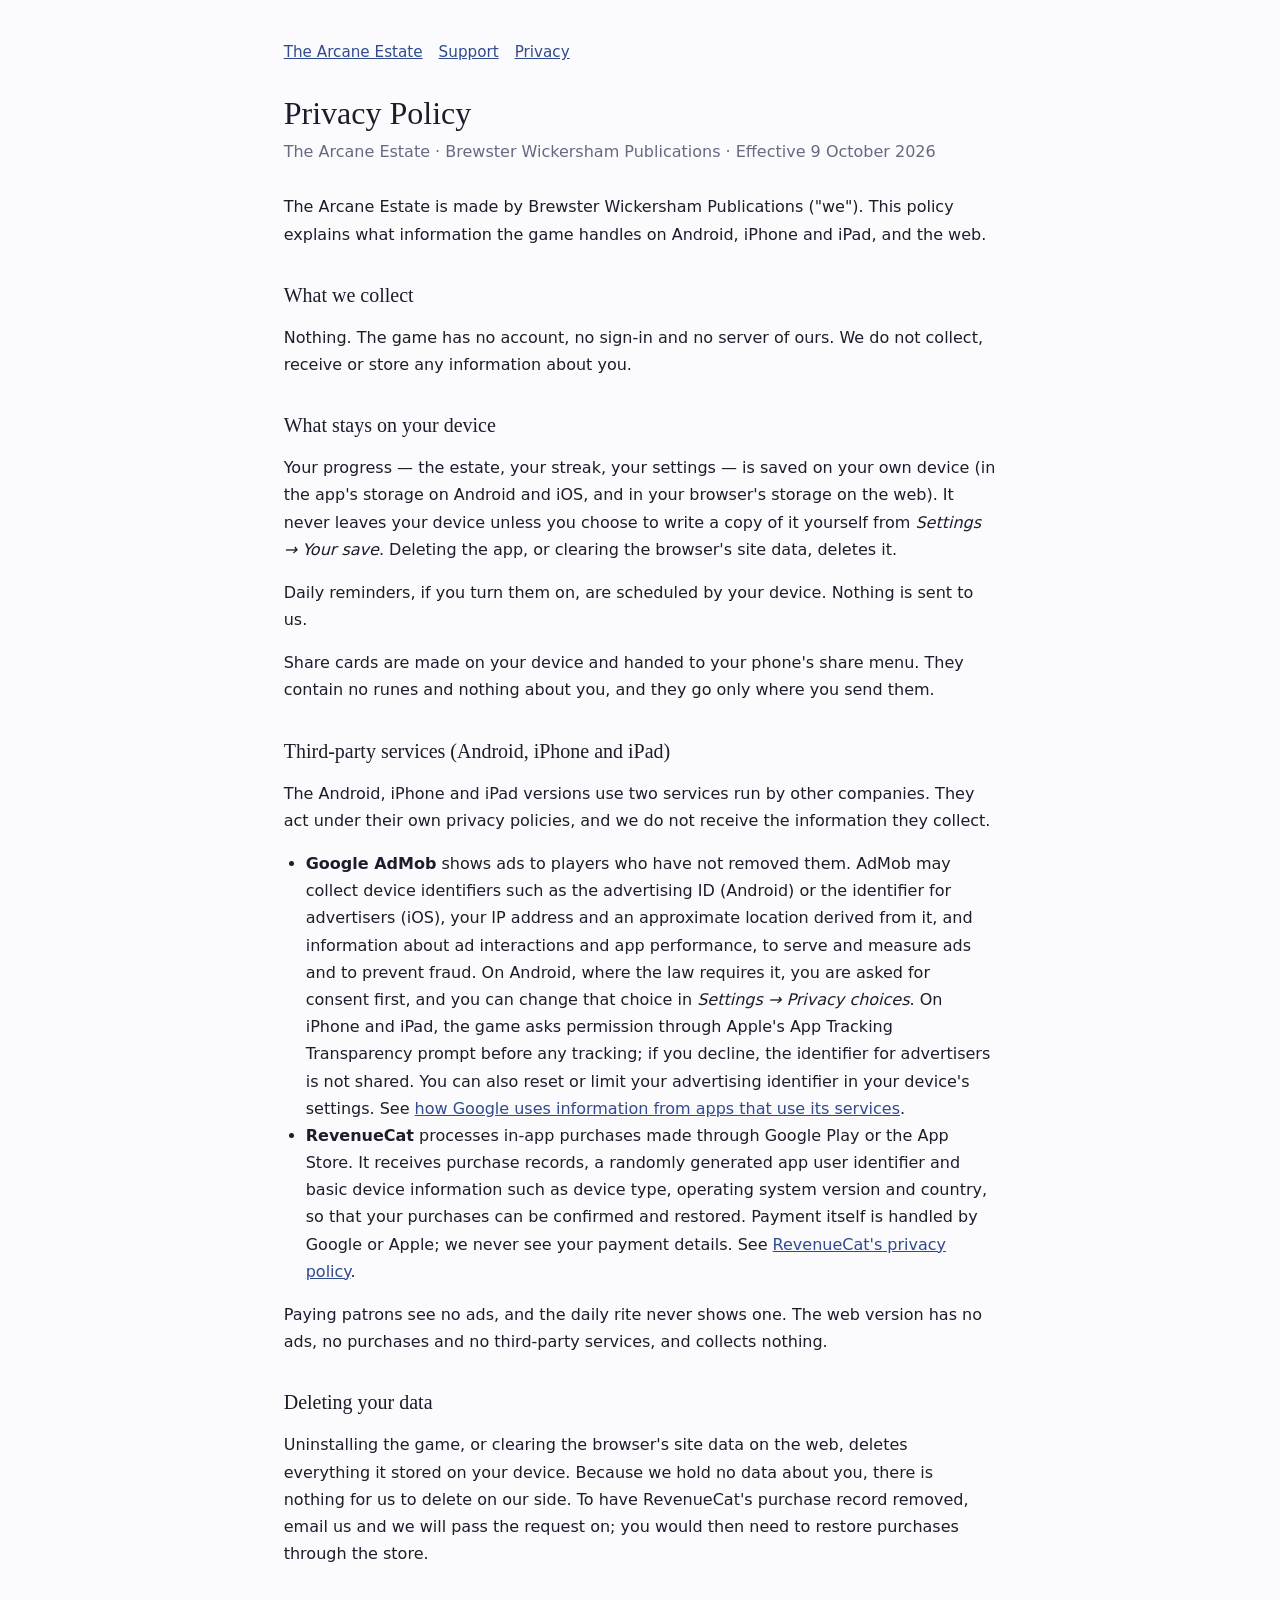
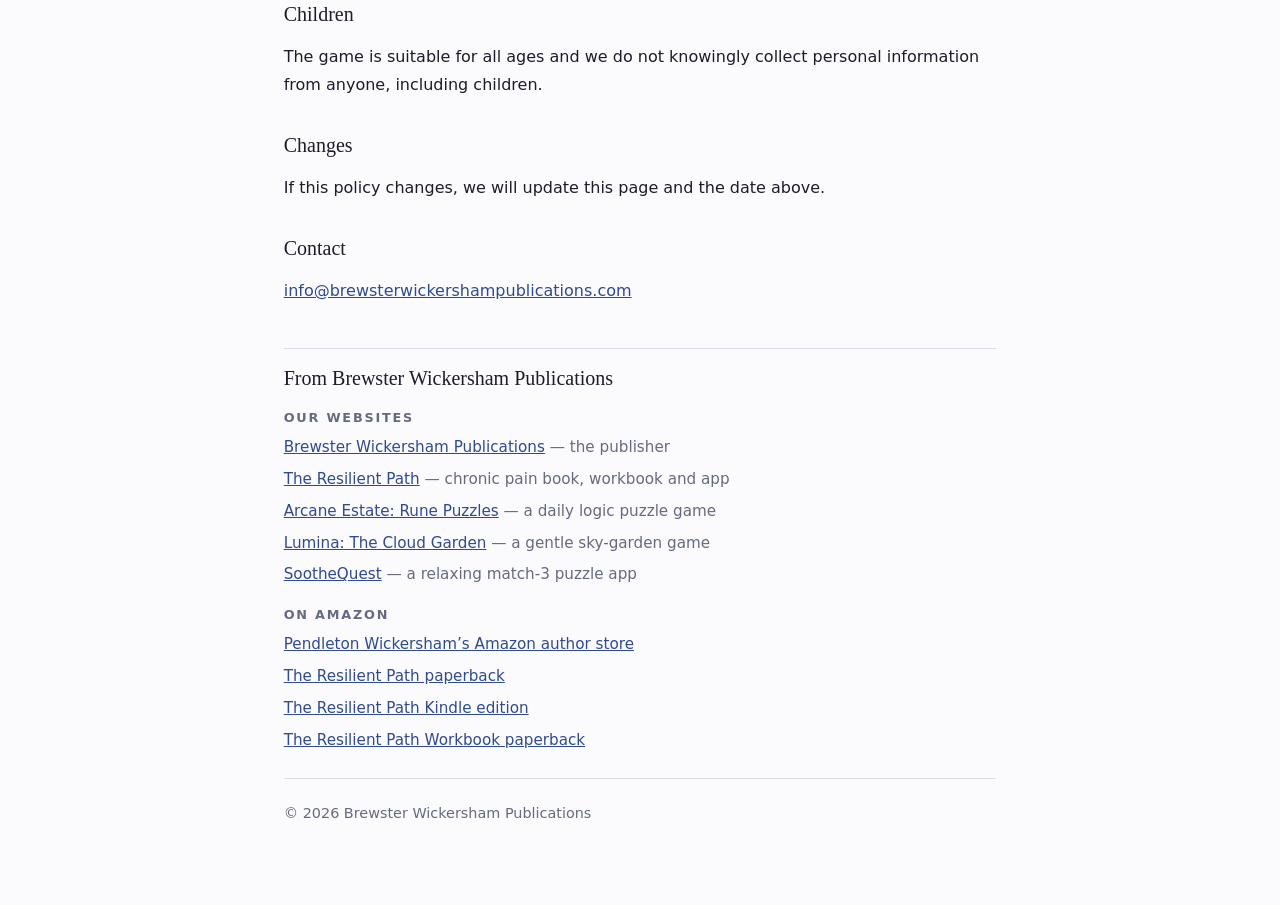
<file: arcane-estate/privacy.html>
<!DOCTYPE html>
<html lang="en">
<head>
<meta charset="utf-8">
<meta name="viewport" content="width=device-width, initial-scale=1">
<title>Arcane Estate Privacy Policy · Brewster Wickersham</title>
<meta name="description" content="Privacy policy for Arcane Estate: Rune Puzzles. No account and no server: progress stays on your device. Explains AdMob ads and RevenueCat purchases on mobile.">
<link rel="canonical" href="https://brewsterwickershampublications.com/arcane-estate/privacy.html">
<meta property="og:type" content="website">
<meta property="og:site_name" content="Brewster Wickersham Publications">
<meta property="og:locale" content="en_US">
<meta property="og:url" content="https://brewsterwickershampublications.com/arcane-estate/privacy.html">
<meta property="og:title" content="Arcane Estate Privacy Policy · Brewster Wickersham">
<meta property="og:description" content="Privacy policy for Arcane Estate: Rune Puzzles. No account and no server: progress stays on your device. Explains AdMob ads and RevenueCat purchases on mobile.">
<meta property="og:image" content="https://brewsterwickershampublications.com/og-image.jpg">
<meta property="og:image:width" content="1200">
<meta property="og:image:height" content="630">
<meta property="og:image:alt" content="The Brewster Wickersham Publications crest: an open book and quill above the press's name">
<meta name="twitter:card" content="summary_large_image">
<meta name="twitter:title" content="Arcane Estate Privacy Policy · Brewster Wickersham">
<meta name="twitter:description" content="Privacy policy for Arcane Estate: Rune Puzzles. No account and no server: progress stays on your device. Explains AdMob ads and RevenueCat purchases on mobile.">
<meta name="twitter:image" content="https://brewsterwickershampublications.com/og-image.jpg">
<link rel="icon" href="/favicon.ico" sizes="48x48">
<link rel="icon" type="image/png" sizes="192x192" href="/favicon.png">
<link rel="apple-touch-icon" href="/apple-touch-icon.png">
<link rel="stylesheet" href="style.css">
</head>
<body>
<nav><a href="./">The Arcane Estate</a><a href="support.html">Support</a><a href="privacy.html">Privacy</a></nav>
<h1>Privacy Policy</h1>
<div class="sub">The Arcane Estate · Brewster Wickersham Publications · Effective 9 October 2026</div>

<p>The Arcane Estate is made by Brewster Wickersham Publications ("we"). This policy explains
what information the game handles on Android, iPhone and iPad, and the web.</p>

<h2>What we collect</h2>
<p>Nothing. The game has no account, no sign-in and no server of ours. We do not collect,
receive or store any information about you.</p>

<h2>What stays on your device</h2>
<p>Your progress — the estate, your streak, your settings — is saved on your own device (in the
app's storage on Android and iOS, and in your browser's storage on the web). It never leaves
your device unless you choose to write a copy of it yourself from <i>Settings → Your save</i>.
Deleting the app, or clearing the browser's site data, deletes it.</p>
<p>Daily reminders, if you turn them on, are scheduled by your device. Nothing is sent to us.</p>
<p>Share cards are made on your device and handed to your phone's share menu. They contain no
runes and nothing about you, and they go only where you send them.</p>

<h2>Third-party services (Android, iPhone and iPad)</h2>
<p>The Android, iPhone and iPad versions use two services run by other companies. They act
under their own privacy policies, and we do not receive the information they collect.</p>
<ul>
<li><b>Google AdMob</b> shows ads to players who have not removed them. AdMob may collect device
identifiers such as the advertising ID (Android) or the identifier for advertisers (iOS), your
IP address and an approximate location derived from it, and information about ad interactions
and app performance, to serve and measure ads and to prevent fraud. On Android, where the law
requires it, you are asked for consent first, and you can change that choice in
<i>Settings → Privacy choices</i>. On iPhone and iPad, the game asks permission through Apple's
App Tracking Transparency prompt before any tracking; if you decline, the identifier for
advertisers is not shared. You can also reset or limit your advertising identifier in your
device's settings. See
<a href="https://policies.google.com/technologies/partner-sites" target="_blank" rel="noopener">how Google uses information from apps that use its services</a>.</li>
<li><b>RevenueCat</b> processes in-app purchases made through Google Play or the App Store. It
receives purchase records, a randomly generated app user identifier and basic device
information such as device type, operating system version and country, so that your purchases
can be confirmed and restored. Payment itself is handled by Google or Apple; we never see your
payment details. See <a href="https://www.revenuecat.com/privacy" target="_blank" rel="noopener">RevenueCat's privacy policy</a>.</li>
</ul>
<p>Paying patrons see no ads, and the daily rite never shows one. The web version has no ads, no
purchases and no third-party services, and collects nothing.</p>

<h2>Deleting your data</h2>
<p>Uninstalling the game, or clearing the browser's site data on the web, deletes everything it
stored on your device. Because we hold no data about you, there is nothing for us to delete on
our side. To have RevenueCat's purchase record removed, email us and we will pass the request
on; you would then need to restore purchases through the store.</p>

<h2>Children</h2>
<p>The game is suitable for all ages and we do not knowingly collect personal information from
anyone, including children.</p>

<h2>Changes</h2>
<p>If this policy changes, we will update this page and the date above.</p>

<h2>Contact</h2>
<p><a href="mailto:info@brewsterwickershampublications.com">info@brewsterwickershampublications.com</a></p>

<footer>
<!-- NETWORK — the same list of our sites and Amazon listings appears on every
     Brewster Wickersham Publications site. Keep the wording and links in step. -->
<nav class="network" id="network" aria-labelledby="network-title">
  <h2 id="network-title">From Brewster Wickersham Publications</h2>
  <div class="network-cols">
    <div>
      <h3>Our websites</h3>
      <ul>
        <li><a href="/">Brewster Wickersham Publications</a> &mdash; the publisher</li>
        <li><a href="https://theresilientpathbook.com/" target="_blank" rel="noopener">The Resilient Path</a> &mdash; chronic pain book, workbook and app</li>
        <li><a href="https://www.arcaneestategame.com/" target="_blank" rel="noopener">Arcane Estate: Rune Puzzles</a> &mdash; a daily logic puzzle game</li>
        <li><a href="https://www.luminacloudgarden.com/" target="_blank" rel="noopener">Lumina: The Cloud Garden</a> &mdash; a gentle sky-garden game</li>
        <li><a href="https://www.soothequest.com/" target="_blank" rel="noopener">SootheQuest</a> &mdash; a relaxing match-3 puzzle app</li>
      </ul>
    </div>
    <div>
      <h3>On Amazon</h3>
      <ul>
        <li><a href="https://www.amazon.com/stores/author/B004TYIEZQ" target="_blank" rel="noopener">Pendleton Wickersham&rsquo;s Amazon author store</a></li>
        <li><a href="https://www.amazon.com/dp/B0HJ1NMXLL" target="_blank" rel="noopener">The Resilient Path paperback</a></li>
        <li><a href="https://www.amazon.com/dp/B0HHKKSR3D" target="_blank" rel="noopener">The Resilient Path Kindle edition</a></li>
        <li><a href="https://www.amazon.com/dp/B0HHLCSVBJ" target="_blank" rel="noopener">The Resilient Path Workbook paperback</a></li>
      </ul>
    </div>
  </div>
</nav>
<p>© 2026 Brewster Wickersham Publications</p>
</footer>
</body>
</html>
</file>
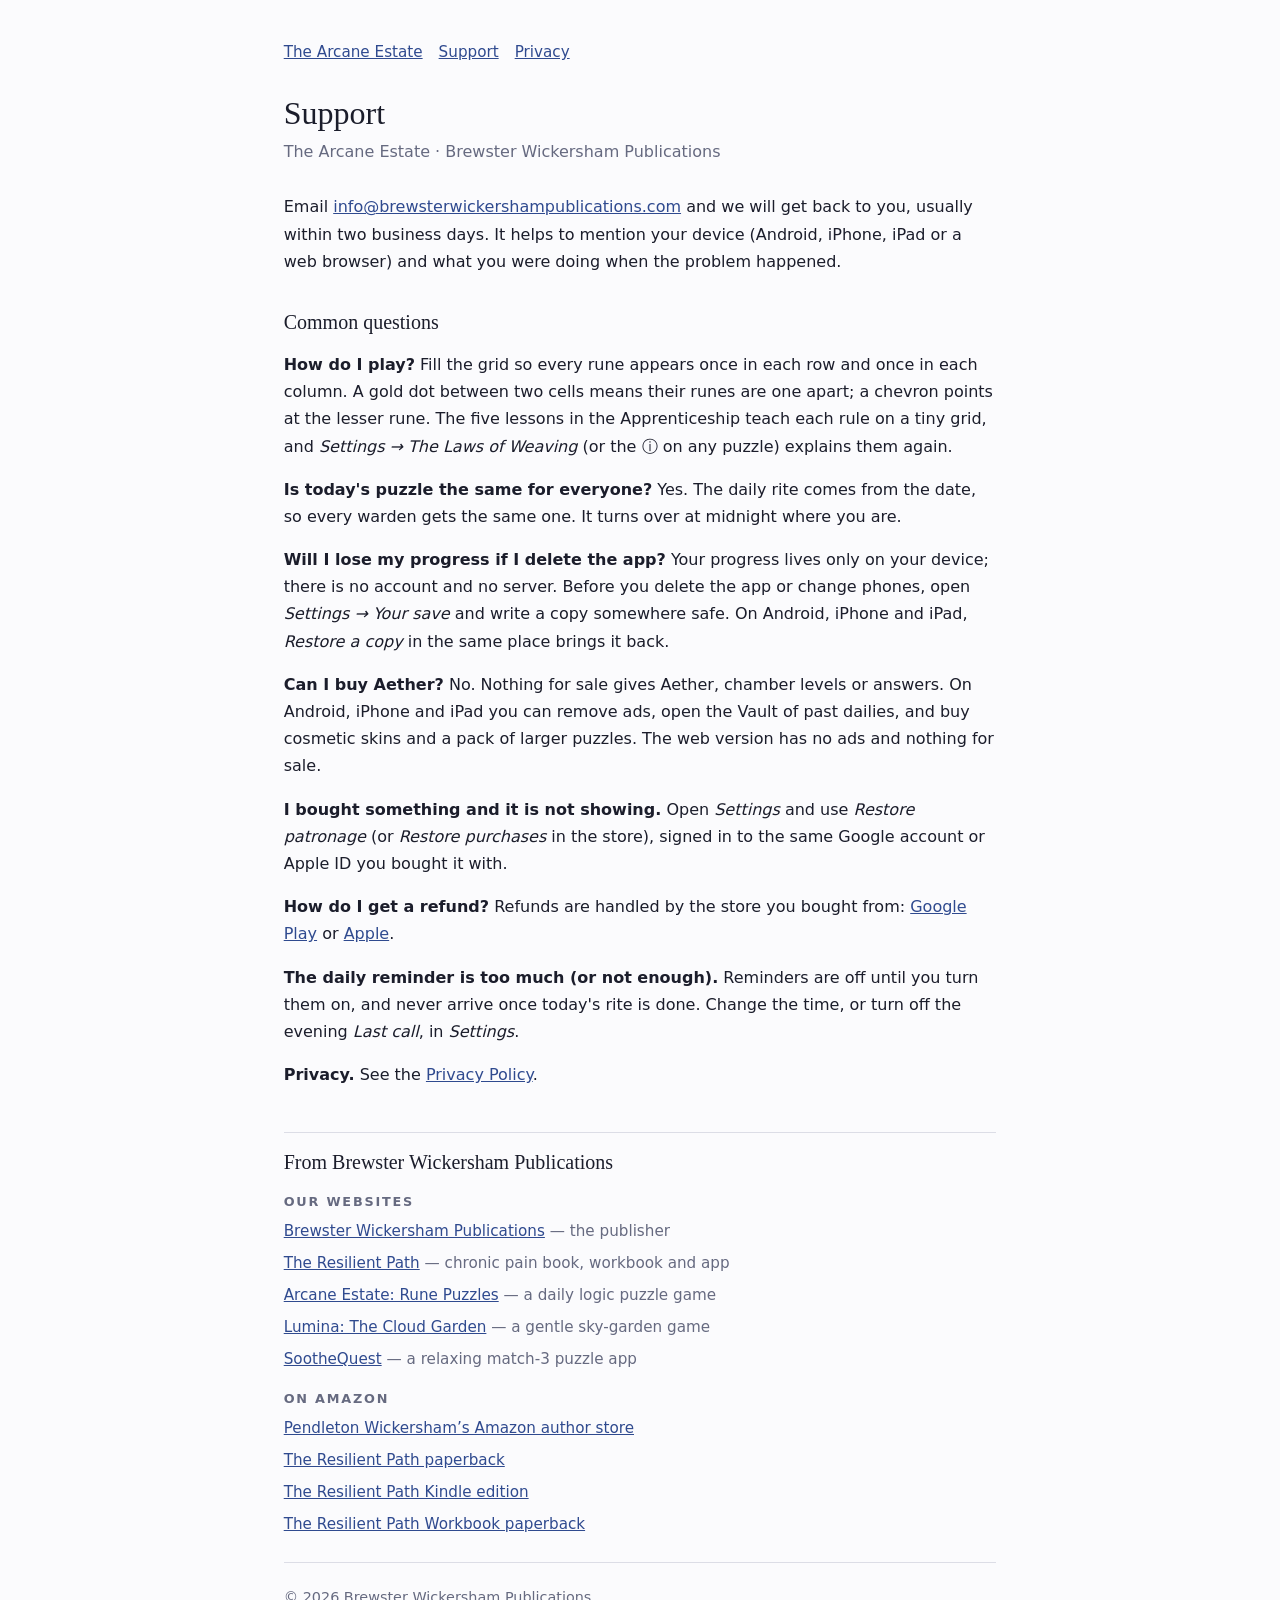
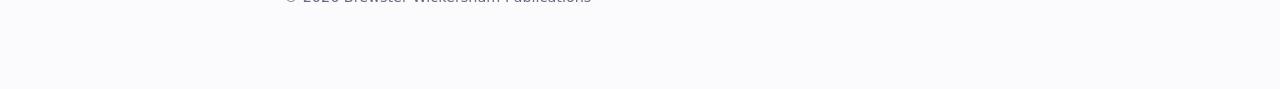
<file: arcane-estate/support.html>
<!DOCTYPE html>
<html lang="en">
<head>
<meta charset="utf-8">
<meta name="viewport" content="width=device-width, initial-scale=1">
<title>Arcane Estate Support: Help, Saves, Purchases &amp; Refunds</title>
<meta name="description" content="Help for Arcane Estate: Rune Puzzles: how to play, the daily puzzle, backing up and restoring your save, restoring purchases, refunds and daily reminders.">
<link rel="canonical" href="https://brewsterwickershampublications.com/arcane-estate/support.html">
<meta property="og:type" content="website">
<meta property="og:site_name" content="Brewster Wickersham Publications">
<meta property="og:locale" content="en_US">
<meta property="og:url" content="https://brewsterwickershampublications.com/arcane-estate/support.html">
<meta property="og:title" content="Arcane Estate Support: Help, Saves, Purchases &amp; Refunds">
<meta property="og:description" content="Help for Arcane Estate: Rune Puzzles: how to play, the daily puzzle, backing up and restoring your save, restoring purchases, refunds and daily reminders.">
<meta property="og:image" content="https://brewsterwickershampublications.com/og-image.jpg">
<meta property="og:image:width" content="1200">
<meta property="og:image:height" content="630">
<meta property="og:image:alt" content="The Brewster Wickersham Publications crest: an open book and quill above the press's name">
<meta name="twitter:card" content="summary_large_image">
<meta name="twitter:title" content="Arcane Estate Support: Help, Saves, Purchases &amp; Refunds">
<meta name="twitter:description" content="Help for Arcane Estate: Rune Puzzles: how to play, the daily puzzle, backing up and restoring your save, restoring purchases, refunds and daily reminders.">
<meta name="twitter:image" content="https://brewsterwickershampublications.com/og-image.jpg">
<link rel="icon" href="/favicon.ico" sizes="48x48">
<link rel="icon" type="image/png" sizes="192x192" href="/favicon.png">
<link rel="apple-touch-icon" href="/apple-touch-icon.png">
<link rel="stylesheet" href="style.css">
</head>
<body>
<nav><a href="./">The Arcane Estate</a><a href="support.html">Support</a><a href="privacy.html">Privacy</a></nav>
<h1>Support</h1>
<div class="sub">The Arcane Estate · Brewster Wickersham Publications</div>
<p>Email <a href="mailto:info@brewsterwickershampublications.com">info@brewsterwickershampublications.com</a>
and we will get back to you, usually within two business days. It helps to mention your
device (Android, iPhone, iPad or a web browser) and what you were doing when the problem
happened.</p>

<h2>Common questions</h2>
<p><b>How do I play?</b> Fill the grid so every rune appears once in each row and once in each
column. A gold dot between two cells means their runes are one apart; a chevron points at the
lesser rune. The five lessons in the Apprenticeship teach each rule on a tiny grid, and
<i>Settings → The Laws of Weaving</i> (or the ⓘ on any puzzle) explains them again.</p>
<p><b>Is today's puzzle the same for everyone?</b> Yes. The daily rite comes from the date,
so every warden gets the same one. It turns over at midnight where you are.</p>
<p><b>Will I lose my progress if I delete the app?</b> Your progress lives only on your
device; there is no account and no server. Before you delete the app or change phones, open
<i>Settings → Your save</i> and write a copy somewhere safe. On Android, iPhone and iPad, <i>Restore a copy</i>
in the same place brings it back.</p>
<p><b>Can I buy Aether?</b> No. Nothing for sale gives Aether, chamber levels or answers. On
Android, iPhone and iPad you can remove ads, open the Vault of past dailies, and buy cosmetic
skins and a pack of larger puzzles. The web version has no ads and nothing for sale.</p>
<p><b>I bought something and it is not showing.</b> Open <i>Settings</i> and use
<i>Restore patronage</i> (or <i>Restore purchases</i> in the store), signed in to the same
Google account or Apple ID you bought it with.</p>
<p><b>How do I get a refund?</b> Refunds are handled by the store you bought from:
<a href="https://support.google.com/googleplay/answer/2479637" target="_blank" rel="noopener">Google Play</a> or
<a href="https://reportaproblem.apple.com" target="_blank" rel="noopener">Apple</a>.</p>
<p><b>The daily reminder is too much (or not enough).</b> Reminders are off until you turn
them on, and never arrive once today's rite is done. Change the time, or turn off the evening
<i>Last call</i>, in <i>Settings</i>.</p>
<p><b>Privacy.</b> See the <a href="privacy.html">Privacy Policy</a>.</p>

<footer>
<!-- NETWORK — the same list of our sites and Amazon listings appears on every
     Brewster Wickersham Publications site. Keep the wording and links in step. -->
<nav class="network" id="network" aria-labelledby="network-title">
  <h2 id="network-title">From Brewster Wickersham Publications</h2>
  <div class="network-cols">
    <div>
      <h3>Our websites</h3>
      <ul>
        <li><a href="/">Brewster Wickersham Publications</a> &mdash; the publisher</li>
        <li><a href="https://theresilientpathbook.com/" target="_blank" rel="noopener">The Resilient Path</a> &mdash; chronic pain book, workbook and app</li>
        <li><a href="https://www.arcaneestategame.com/" target="_blank" rel="noopener">Arcane Estate: Rune Puzzles</a> &mdash; a daily logic puzzle game</li>
        <li><a href="https://www.luminacloudgarden.com/" target="_blank" rel="noopener">Lumina: The Cloud Garden</a> &mdash; a gentle sky-garden game</li>
        <li><a href="https://www.soothequest.com/" target="_blank" rel="noopener">SootheQuest</a> &mdash; a relaxing match-3 puzzle app</li>
      </ul>
    </div>
    <div>
      <h3>On Amazon</h3>
      <ul>
        <li><a href="https://www.amazon.com/stores/author/B004TYIEZQ" target="_blank" rel="noopener">Pendleton Wickersham&rsquo;s Amazon author store</a></li>
        <li><a href="https://www.amazon.com/dp/B0HJ1NMXLL" target="_blank" rel="noopener">The Resilient Path paperback</a></li>
        <li><a href="https://www.amazon.com/dp/B0HHKKSR3D" target="_blank" rel="noopener">The Resilient Path Kindle edition</a></li>
        <li><a href="https://www.amazon.com/dp/B0HHLCSVBJ" target="_blank" rel="noopener">The Resilient Path Workbook paperback</a></li>
      </ul>
    </div>
  </div>
</nav>
<p>© 2026 Brewster Wickersham Publications</p>
</footer>
</body>
</html>
</file>
<file: arcane-estate/style.css>
body{font:16px/1.7 system-ui,-apple-system,"Segoe UI",Roboto,sans-serif;max-width:70ch;margin:0 auto;padding:40px 22px 80px;color:#1b1d2b;background:#fbfbfd}
nav{margin-bottom:28px;font-size:.95rem}
nav a{margin-right:16px}
h1{font:400 2rem/1.2 Georgia,serif;margin:0 0 6px}
.sub{color:#666a80;margin-bottom:28px}
h2{font:400 1.25rem/1.3 Georgia,serif;margin:34px 0 8px}
ul{padding-left:22px}
img{max-width:100%;height:auto;border-radius:12px}
a{color:#2f4a8f}
footer{margin-top:44px;padding-top:16px;border-top:1px solid #dcdde6;color:#666a80;font-size:.9rem}
.network{margin-bottom:22px;padding-bottom:18px;border-bottom:1px solid #dcdde6;color:#666a80}
.network h2{margin-top:0;color:#1b1d2b}
.network h3{font:600 .8rem/1.4 system-ui,-apple-system,"Segoe UI",Roboto,sans-serif;text-transform:uppercase;letter-spacing:.14em;margin:18px 0 8px}
.network ul{list-style:none;padding:0;margin:0}
.network li{margin:0 0 6px}
.network a{margin-right:0}
footer p{margin:0}
</file>
